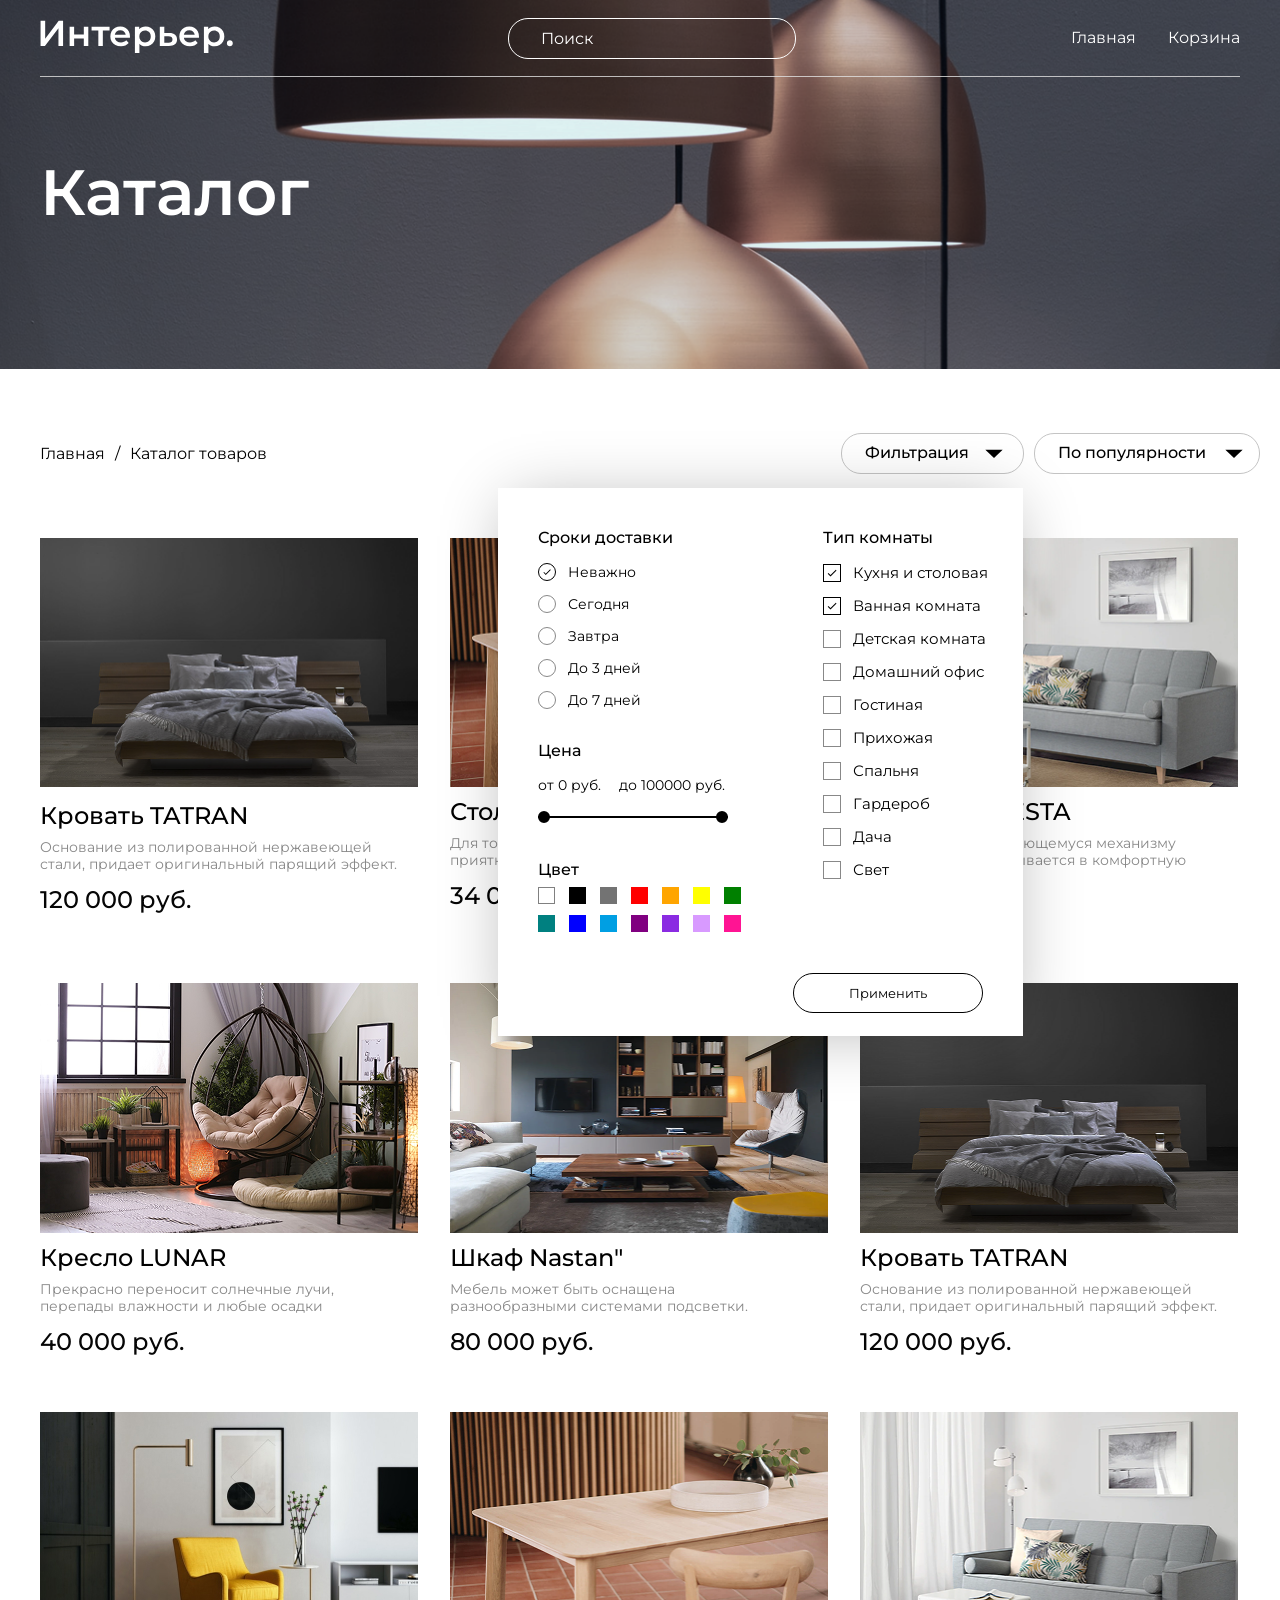
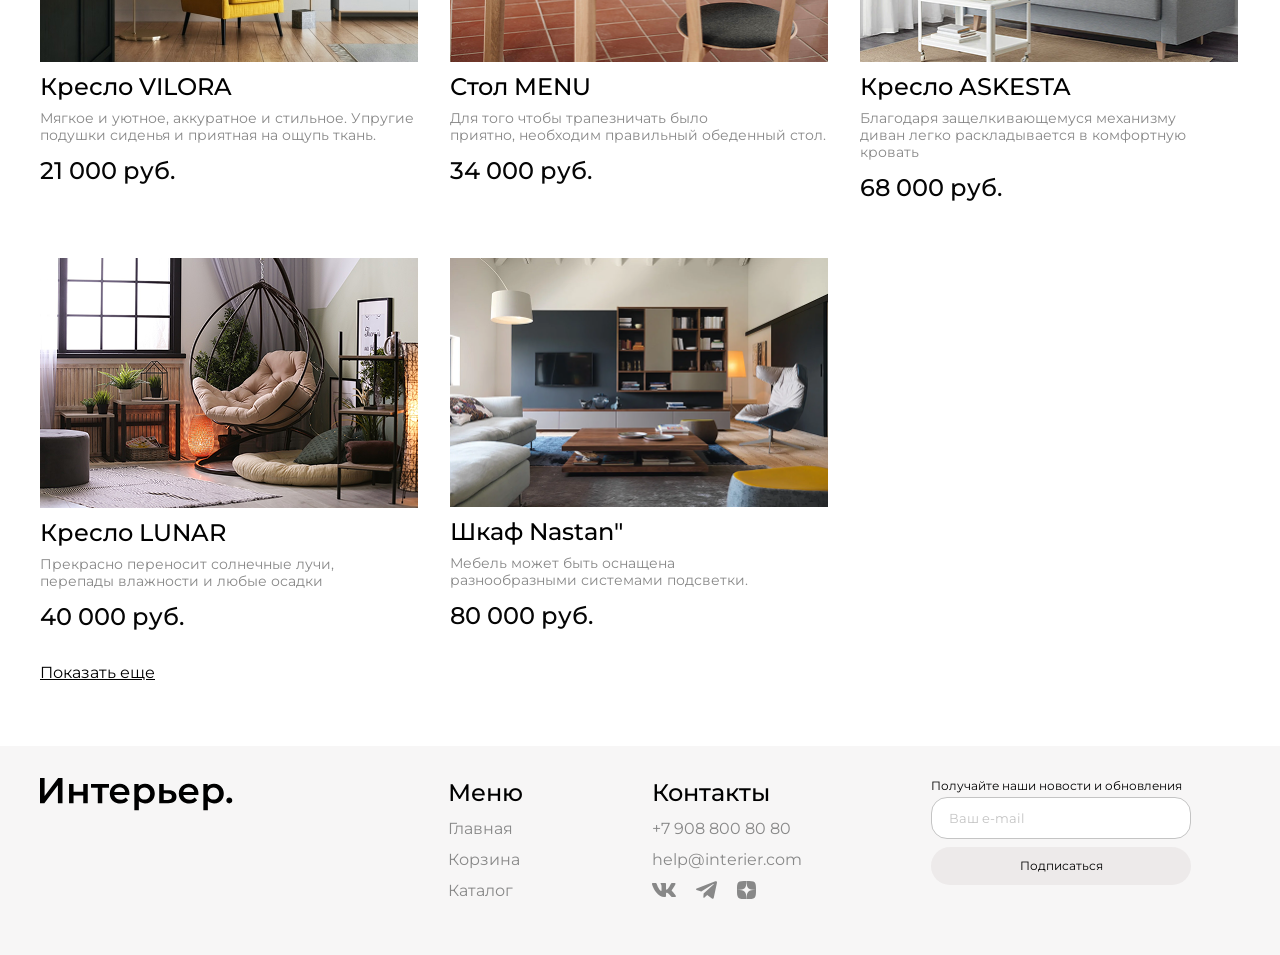
<file: catalog.html>
<!DOCTYPE html>
<html lang="en">
    <head>
        <meta charset="UTF-8">
        <meta name="viewport" content="width=device-width, initial-scale=1.0">
        <link rel="preconnect" href="https://fonts.googleapis.com">
        <link href="https://fonts.googleapis.com/css2?family=Montserrat:ital,wght@0,100..900;1,100..900&display=swap" rel="stylesheet">
        <link rel="preconnect" href="https://fonts.gstatic.com" crossorigin>
        <title>Document</title>
        <link rel="stylesheet" href="stile.css">
    </head>

    <body>
        <section class="hero-page-catalog centr">
            <header class="header-site">
                    <a class="logo" href="index.html">
                        <img class="logo__top" src="img/logo.svg" alt="лого">
                    </a>
                    <input class="header-site__input" type="search" placeholder="Поиск">
                    <nav class="nav">
                        <a href="index.html" class="nav__link">Главная</a>
                        <a href="cart.html" class="nav__link">Корзина</a>
                    </nav>
                    <div class="nav-mobile">
                        <a href="#">
                            <svg width="19" height="19" viewBox="0 0 19 19" fill="none" xmlns="http://www.w3.org/2000/svg">
                            <g clip-path="url(#clip0_53373_428)">
                            <path d="M9.29907 1.11316C10.9342 1.06267 12.5273 1.63644 13.7542 2.71863C14.9811 3.80099 15.7498 5.31046 15.9036 6.93933C16.0545 8.53827 15.5992 10.133 14.634 11.4139L17.968 14.7469C18.0508 14.8297 18.1166 14.9279 18.1614 15.036C18.2062 15.1442 18.2297 15.2607 18.2297 15.3778C18.2297 15.4949 18.2062 15.6114 18.1614 15.7196C18.1165 15.8277 18.0508 15.9259 17.968 16.0087C17.8853 16.0914 17.7871 16.1572 17.679 16.202C17.5707 16.2469 17.4543 16.2694 17.3372 16.2694C17.22 16.2694 17.1036 16.2469 16.9954 16.202C16.8873 16.1572 16.789 16.0914 16.7063 16.0087L13.3733 12.6747C12.0925 13.6424 10.4962 14.0991 8.89575 13.9491C7.26568 13.7962 5.75519 13.0275 4.67212 11.7997C3.58905 10.5718 3.01496 8.97713 3.06665 7.3407C3.11846 5.7041 3.79274 4.14806 4.95142 2.99109C6.10904 1.83516 7.66391 1.16376 9.29907 1.11316ZM9.50903 2.91882C8.28235 2.92382 7.10691 3.41275 6.2395 4.28015C5.37213 5.14755 4.88317 6.32302 4.87817 7.54968C4.87324 8.77628 5.35288 9.95557 6.21313 10.83C6.64353 11.2674 7.15644 11.6151 7.72192 11.8534C8.28759 12.0918 8.89521 12.2161 9.50903 12.2186C10.1227 12.2211 10.7307 12.1017 11.2981 11.868C11.8657 11.6343 12.3816 11.2903 12.8157 10.8563C13.2497 10.4223 13.5936 9.90633 13.8274 9.33875C14.061 8.77131 14.1804 8.16333 14.178 7.54968C14.1755 6.93585 14.0511 6.32824 13.8127 5.76257C13.5744 5.19707 13.2267 4.68419 12.7893 4.25378C11.9149 3.3935 10.7357 2.91387 9.50903 2.91882Z" fill="white" stroke="white" stroke-width="0.2"/>
                            </g>
                            <defs>
                            <clipPath id="clip0_53373_428">
                            <rect width="19" height="19" fill="white"/></clipPath></defs>
                        </svg></a>
                        <a href="catalog.html">
                            <svg width="20" height="20" viewBox="0 0 20 20" fill="none" xmlns="http://www.w3.org/2000/svg">
                            <rect width="4.57143" height="4.57143" fill="white"/>
                            <rect y="7.31427" width="4.57143" height="4.57143" fill="white"/>
                            <rect y="14.6285" width="4.57143" height="4.57143" fill="white"/>
                            <rect x="7.31348" y="7.31427" width="4.57143" height="4.57143" fill="white"/>
                            <rect x="7.31348" y="14.6285" width="4.57143" height="4.57143" fill="white"/>
                            <rect x="7.31348" width="4.57143" height="4.57143" fill="white"/>
                            <rect x="14.6279" y="7.31427" width="4.57143" height="4.57143" fill="white"/>
                            <rect x="14.6279" y="14.6285" width="4.57143" height="4.57143" fill="white"/>
                            <rect x="14.6279" width="4.57143" height="4.57143" fill="white"/>
                        </svg></a>
                        <a href="cart.html">
                            <svg width="25" height="25" viewBox="0 0 25 25" fill="none" xmlns="http://www.w3.org/2000/svg">
                            <path d="M14.5834 20.8333C15.1359 20.8333 15.6658 20.6138 16.0566 20.2231C16.4473 19.8324 16.6667 19.3025 16.6667 18.75C16.6667 18.1975 16.4473 17.6676 16.0566 17.2768C15.6658 16.8861 15.1359 16.6667 14.5834 16.6667C14.0309 16.6667 13.501 16.8861 13.1103 17.2768C12.7196 17.6676 12.5001 18.1975 12.5001 18.75C12.5001 19.3025 12.7196 19.8324 13.1103 20.2231C13.501 20.6138 14.0309 20.8333 14.5834 20.8333ZM7.29174 20.8333C7.84428 20.8333 8.37418 20.6138 8.76488 20.2231C9.15558 19.8324 9.37508 19.3025 9.37508 18.75C9.37508 18.1975 9.15558 17.6676 8.76488 17.2768C8.37418 16.8861 7.84428 16.6667 7.29174 16.6667C6.73921 16.6667 6.20931 16.8861 5.81861 17.2768C5.4279 17.6676 5.20841 18.1975 5.20841 18.75C5.20841 19.3025 5.4279 19.8324 5.81861 20.2231C6.20931 20.6138 6.73921 20.8333 7.29174 20.8333ZM20.873 6.16978C21.133 6.16139 21.3796 6.0522 21.5606 5.86528C21.7416 5.67837 21.8428 5.42839 21.8428 5.16822C21.8428 4.90804 21.7416 4.65807 21.5606 4.47115C21.3796 4.28424 21.133 4.17504 20.873 4.16666H19.674C18.7345 4.16666 17.922 4.81874 17.7178 5.73541L16.4126 11.6125C16.2084 12.5292 15.3959 13.1812 14.4563 13.1812H6.63133L5.12924 7.17082H14.8636C15.1212 7.15907 15.3644 7.04847 15.5425 6.86202C15.7206 6.67558 15.82 6.42764 15.82 6.16978C15.82 5.91192 15.7206 5.66398 15.5425 5.47754C15.3644 5.2911 15.1212 5.18049 14.8636 5.16874H5.12924C4.82473 5.16865 4.5242 5.23799 4.25051 5.37148C3.97682 5.50498 3.73716 5.69912 3.54976 5.93914C3.36236 6.17916 3.23215 6.45875 3.16903 6.75665C3.10591 7.05455 3.11154 7.36292 3.1855 7.65832L4.68758 13.6667C4.79586 14.1002 5.046 14.4851 5.39821 14.7601C5.75042 15.0351 6.18447 15.1844 6.63133 15.1844H14.4563C15.368 15.1845 16.2524 14.8737 16.9636 14.3032C17.6748 13.7328 18.1701 12.9368 18.3678 12.0469L19.674 6.16978H20.873Z" fill="white"/>
                        </svg></a>
                    </div>
            </header>
            <div class="article-site-catalog">
                <h1 class="article-site-title">Каталог</h1>
            </div>
        </section>

        <section class="breadcrumbs-catalog">
        <div class="breadcrumbs-catalog__left-box">
            <a class="breadcrumbs-catalog__link" href="index.html">Главная</a>
            /
            <a class="breadcrumbs-catalog__link" href="catalog.html">Каталог товаров</a>
        </div>
        <div class="container centr">
            <div class="filter-buttion-wrapper">
                <input type="checkbox" id="filter-toggle" class="filter-button-input" style="display: none;">
                <label for="filter-toggle" class="filter-button-label">Фильтрация</label> 
                <div class="sort-wrapper">
                    <select class="sort-select">
                        <option value="popular" selected>По популярности</option>
                        <option value="price-asc">По возрастанию цены</option>
                        <option value="price-desc">По убыванию цены</option>
                        <option value="new">Сначала новинки</option>
                        <option value="rating">По рейтингу</option>
                    </select>
                </div>
                
                <form class="filtering-form" action="#" method="get">
                    <div class="filtering-form__content-wrapper">
                        <fieldset class="filtering-form__fieldset">
                            <legend class="filtering-form__legend">Сроки доставки</legend>
                            <div class="radio">
                                <input class="radio__input" type="radio" id="any" name="delivery-time" value="any" checked />
                                <label class="radio__label" for="any">Неважно</label>
                            </div>
                            <div class="radio">
                                <input class="radio__input" type="radio" id="today" name="delivery-time" value="today" />
                                <label class="radio__label" for="today">Сегодня</label>
                            </div>
                            <div class="radio">
                                <input class="radio__input" type="radio" id="tomorrow" name="delivery-time" value="tomorrow" />
                                <label class="radio__label" for="tomorrow">Завтра</label>
                            </div>
                            <div class="radio">
                                <input class="radio__input" type="radio" id="three-days" name="delivery-time" value="three-days" />
                                <label class="radio__label" for="three-days">До 3 дней</label>
                            </div>
                            <div class="radio">
                                <input class="radio__input" type="radio" id="seven-days" name="delivery-time" value="seven-days" />
                                <label class="radio__label" for="seven-days">До 7 дней</label>
                            </div>
                        </fieldset>

                        <fieldset class="filtering-form__fieldset">
                            <legend class="filtering-form__legend">Цена</legend>
                            <div class="range">
                                <div class="range__label">
                                    <span class="range__label-from">от 0 руб.</span>
                                    <span class="range__label-to">до 100000 руб.</span>
                                </div>
                                <div class="range__slider">
                                    <input class="range__input range__input--min" name="range_1" type="range" min="0" max="100000" value="0" />
                                    <input class="range__input range__input--max" name="range_1" type="range" min="0" max="100000" value="100000" />
                                </div>
                            </div>
                        </fieldset>

                        <fieldset class="filtering-form__fieldset">
                            <legend class="filtering-form__legend">Цвет</legend>
                            <div class="color-options">
                                <div class="checkbox color-options__checkbox">
                                    <input class="checkbox__input" type="checkbox" id="color-white" />
                                    <label class="checkbox__label checkbox__label--white checkbox__label-boxses" for="color-white"></label>
                                </div>
                                <div class="checkbox color-options__checkbox">
                                    <input class="checkbox__input" type="checkbox" id="color-black" />
                                    <label class="checkbox__label checkbox__label--black checkbox__label-boxses" for="color-black"></label>
                                </div>
                                <div class="checkbox color-options__checkbox">
                                    <input class="checkbox__input" type="checkbox" id="color-gray" />
                                    <label class="checkbox__label checkbox__label--gray checkbox__label-boxses" for="color-gray"></label>
                                </div>
                                <div class="checkbox color-options__checkbox">
                                    <input class="checkbox__input" type="checkbox" id="color-red" />
                                    <label class="checkbox__label checkbox__label--red checkbox__label-boxses" for="color-red"></label>
                                </div>
                                <div class="checkbox color-options__checkbox">
                                    <input class="checkbox__input" type="checkbox" id="color-orange" />
                                    <label class="checkbox__label checkbox__label--orange checkbox__label-boxses" for="color-orange"></label>
                                </div>
                                <div class="checkbox color-options__checkbox">
                                    <input class="checkbox__input" type="checkbox" id="color-yellow" />
                                    <label class="checkbox__label checkbox__label--yellow checkbox__label-boxses" for="color-yellow"></label>
                                </div>
                                <div class="checkbox color-options__checkbox">
                                    <input class="checkbox__input" type="checkbox" id="color-green" />
                                    <label class="checkbox__label checkbox__label--green checkbox__label-boxses" for="color-green"></label>
                                </div>
                                <div class="checkbox color-options__checkbox">
                                    <input class="checkbox__input" type="checkbox" id="color-teal" />
                                    <label class="checkbox__label checkbox__label--teal checkbox__label-boxses" for="color-teal"></label>
                                </div>
                                <div class="checkbox color-options__checkbox">
                                    <input class="checkbox__input" type="checkbox" id="color-cyan" />
                                    <label class="checkbox__label checkbox__label--cyan checkbox__label-boxses" for="color-cyan"></label>
                                </div>
                                <div class="checkbox color-options__checkbox">
                                    <input class="checkbox__input" type="checkbox" id="color-blue" />
                                    <label class="checkbox__label checkbox__label--blue checkbox__label-boxses" for="color-blue"></label>
                                </div>
                                <div class="checkbox color-options__checkbox">
                                    <input class="checkbox__input" type="checkbox" id="color-purple" />
                                    <label class="checkbox__label checkbox__label--purple checkbox__label-boxses" for="color-purple"></label>
                                </div>
                                <div class="checkbox color-options__checkbox">
                                    <input class="checkbox__input" type="checkbox" id="color-violet" />
                                    <label class="checkbox__label checkbox__label--violet checkbox__label-boxses" for="color-violet"></label>
                                </div>
                                <div class="checkbox color-options__checkbox">
                                    <input class="checkbox__input" type="checkbox" id="color-lavender" />
                                    <label class="checkbox__label checkbox__label--lavender checkbox__label-boxses" for="color-lavender"></label>
                                </div>
                                <div class="checkbox color-options__checkbox">
                                    <input class="checkbox__input" type="checkbox" id="color-pink" />
                                    <label class="checkbox__label checkbox__label--pink checkbox__label-boxses" for="color-pink"></label>
                                </div>
                            </div>
                        </fieldset>

                        <fieldset class="filtering-form__fieldset filtering-form__fieldset--type">
                            <legend class="filtering-form__legend">Тип комнаты</legend>
                            <div class="checkbox">
                                <input class="checkbox__input" type="checkbox" id="kitchen-dining" name="room-type" value="kitchen-dining" checked />
                                <label class="checkbox__label" for="kitchen-dining">Кухня и столовая</label>
                            </div>
                            <div class="checkbox">
                                <input class="checkbox__input" type="checkbox" id="bathroom" name="room-type" value="bathroom" checked />
                                <label class="checkbox__label" for="bathroom">Ванная комната</label>
                            </div>
                            <div class="checkbox">
                                <input class="checkbox__input" type="checkbox" id="kids-room" name="room-type" value="kids-room" />
                                <label class="checkbox__label" for="kids-room">Детская комната</label>
                            </div>
                            <div class="checkbox">
                                <input class="checkbox__input" type="checkbox" id="home-office" name="room-type" value="home-office" />
                                <label class="checkbox__label" for="home-office">Домашний офис</label>
                            </div>
                            <div class="checkbox">
                                <input class="checkbox__input" type="checkbox" id="living-room" name="room-type" value="living-room" />
                                <label class="checkbox__label" for="living-room">Гостиная</label>
                            </div>
                            <div class="checkbox">
                                <input class="checkbox__input" type="checkbox" id="hallway" name="room-type" value="hallway" />
                                <label class="checkbox__label" for="hallway">Прихожая</label>
                            </div>
                            <div class="checkbox">
                                <input class="checkbox__input" type="checkbox" id="bedroom" name="room-type" value="bedroom" />
                                <label class="checkbox__label" for="bedroom">Спальня</label>
                            </div>
                            <div class="checkbox">
                                <input class="checkbox__input" type="checkbox" id="wardrobe" name="room-type" value="wardrobe" />
                                <label class="checkbox__label" for="wardrobe">Гардероб</label>
                            </div>
                            <div class="checkbox">
                                <input class="checkbox__input" type="checkbox" id="country-house" name="room-type" value="country-house" />
                                <label class="checkbox__label" for="country-house">Дача</label>
                            </div>
                            <div class="checkbox">
                                <input class="checkbox__input" type="checkbox" id="light" name="room-type" value="light" />
                                <label class="checkbox__label" for="light">Свет</label>
                            </div>
                        </fieldset>
                    </div>
                    <button type="submit" class="filtering-form__button button">Применить</button>
                </form>
            </div>
        </div>
    </section>

        
        <section class="product-box centr">
            <div class="product-box__content">
                <article class="product-box__article">
            <div class="product-box__image-wrapper">
                <img class="product-box__img" src="./img/krovat_TATRAN.png" alt="Кровать TATRAN">
                <div class="product-box__icons">
                    <a href="#" class="product-box__icon-link">
                        <svg width="18" height="21" viewBox="0 0 18.1652 21.083" fill="none" xmlns="http://www.w3.org/2000/svg">
                            <path d="M4.08 7L4.08 5C4.08 3.67 4.15 1.93 5.08 1C6.01 0.06 7.76 0 9.08 0C10.39 0 12.15 0.06 13.08 1C14.01 1.93 14.08 3.67 14.08 5L14.08 7L17.08 7C17.34 7 17.89 6.81 18.08 7C18.26 7.18 18.08 7.73 18.08 8L18.08 20C18.08 20.26 18.26 20.81 18.08 21C17.89 21.18 17.34 21 17.08 21L1.08 21C0.81 21 0.26 21.18 0.08 21C-0.11 20.81 0.08 20.26 0.08 20L0.08 8C0.08 7.73 -0.11 7.18 0.08 7C0.26 6.81 0.81 7 1.08 7L4.08 7ZM4.08 9L2.08 9L2.08 19L16.08 19L16.08 9L14.08 9L14.08 11L12.08 11L12.08 9L6.08 9L6.08 11L4.08 11L4.08 9ZM6.08 7L12.08 7L12.08 5C12.08 4.2 11.64 3.56 11.08 3C10.52 2.43 9.87 2 9.08 2C8.29 2 7.64 2.43 7.08 3C6.52 3.56 6.08 4.2 6.08 5L6.08 7Z" fill="#C4C4C4" stroke="none"/>
                        </svg>
                    </a>
                    <a href="#" class="product-box__icon-link">
                        <svg width="20" height="18" viewBox="0 0 20 18.0091" fill="none" xmlns="http://www.w3.org/2000/svg">
                            <path d="M10 18C9.35 17.42 8.62 16.83 7.85 16.2L7.84 16.2C5.13 13.98 2.05 11.46 0.69 8.45C0.24 7.5 0.01 6.45 1.52e-5 5.4C-0.01 3.95 0.57 2.56 1.61 1.54C2.64 0.52 4.04 -0.03 5.5 0C6.68 0 7.83 0.34 8.82 0.98C9.26 1.26 9.65 1.6 10 2C10.34 1.61 10.73 1.26 11.17 0.98C12.16 0.34 13.31 0 14.5 0C15.95 -0.03 17.35 0.52 18.38 1.54C19.42 2.56 20 3.95 20 5.4C19.98 6.45 19.75 7.5 19.3 8.46C17.94 11.47 14.87 13.98 12.15 16.2L12.14 16.2C11.37 16.83 10.64 17.43 10 18Z" fill="none" stroke="#C4C4C4" stroke-width="1.5"/>
                        </svg>
                    </a>
                </div>
            </div>
            <h2 class="product-box__name">Кровать TATRAN</h2>
            <p class="product-box__paragraf">Основание из полированной нержавеющей стали, придает оригинальный парящий эффект.</p>
            <div class="product-box__priceses">
                <p class="product-box__price">120 000 руб.</p>
            </div>
        </article>
                <article class="product-box__article">
                    <img class="product-box__img" src="./img/stol_menu.png" alt="Стол MENU">
                    <div class="product-box__icons">
                        <a href="#" class="product-box__icon-link">
                            <svg width="18" height="21" viewBox="0 0 18.1652 21.083" fill="none" xmlns="http://www.w3.org/2000/svg">
                                <path d="M4.08 7L4.08 5C4.08 3.67 4.15 1.93 5.08 1C6.01 0.06 7.76 0 9.08 0C10.39 0 12.15 0.06 13.08 1C14.01 1.93 14.08 3.67 14.08 5L14.08 7L17.08 7C17.34 7 17.89 6.81 18.08 7C18.26 7.18 18.08 7.73 18.08 8L18.08 20C18.08 20.26 18.26 20.81 18.08 21C17.89 21.18 17.34 21 17.08 21L1.08 21C0.81 21 0.26 21.18 0.08 21C-0.11 20.81 0.08 20.26 0.08 20L0.08 8C0.08 7.73 -0.11 7.18 0.08 7C0.26 6.81 0.81 7 1.08 7L4.08 7ZM4.08 9L2.08 9L2.08 19L16.08 19L16.08 9L14.08 9L14.08 11L12.08 11L12.08 9L6.08 9L6.08 11L4.08 11L4.08 9ZM6.08 7L12.08 7L12.08 5C12.08 4.2 11.64 3.56 11.08 3C10.52 2.43 9.87 2 9.08 2C8.29 2 7.64 2.43 7.08 3C6.52 3.56 6.08 4.2 6.08 5L6.08 7Z" fill="#C4C4C4" stroke="none"/>
                            </svg>
                        </a>
                        <a href="#" class="product-box__icon-link">
                            <svg width="20" height="18" viewBox="0 0 20 18.0091" fill="none" xmlns="http://www.w3.org/2000/svg">
                                <path d="M10 18C9.35 17.42 8.62 16.83 7.85 16.2L7.84 16.2C5.13 13.98 2.05 11.46 0.69 8.45C0.24 7.5 0.01 6.45 1.52e-5 5.4C-0.01 3.95 0.57 2.56 1.61 1.54C2.64 0.52 4.04 -0.03 5.5 0C6.68 0 7.83 0.34 8.82 0.98C9.26 1.26 9.65 1.6 10 2C10.34 1.61 10.73 1.26 11.17 0.98C12.16 0.34 13.31 0 14.5 0C15.95 -0.03 17.35 0.52 18.38 1.54C19.42 2.56 20 3.95 20 5.4C19.98 6.45 19.75 7.5 19.3 8.46C17.94 11.47 14.87 13.98 12.15 16.2L12.14 16.2C11.37 16.83 10.64 17.43 10 18Z" fill="none" stroke="#C4C4C4" stroke-width="1.5"/>
                            </svg>
                        </a>
                    </div>
                    <h3 class="product-box__name">Стол MENU</h3>
                    <p class="product-box__paragraf">Для того чтобы трапезничать было приятно,&nbsp;необходим правильный обеденный стол.</p>
                    <div class="product-box__priceses">
                        <p class="product-box__price">34 000 руб.</p>
                    </div>
                </article>
                <article class="product-box__article">
                    <img class="product-box__img" src="./img/divan_askesta.png" alt="Диван ASKESTA">
                    <div class="product-box__icons">
                        <a href="#" class="product-box__icon-link">
                            <svg width="18" height="21" viewBox="0 0 18.1652 21.083" fill="none" xmlns="http://www.w3.org/2000/svg">
                                <path d="M4.08 7L4.08 5C4.08 3.67 4.15 1.93 5.08 1C6.01 0.06 7.76 0 9.08 0C10.39 0 12.15 0.06 13.08 1C14.01 1.93 14.08 3.67 14.08 5L14.08 7L17.08 7C17.34 7 17.89 6.81 18.08 7C18.26 7.18 18.08 7.73 18.08 8L18.08 20C18.08 20.26 18.26 20.81 18.08 21C17.89 21.18 17.34 21 17.08 21L1.08 21C0.81 21 0.26 21.18 0.08 21C-0.11 20.81 0.08 20.26 0.08 20L0.08 8C0.08 7.73 -0.11 7.18 0.08 7C0.26 6.81 0.81 7 1.08 7L4.08 7ZM4.08 9L2.08 9L2.08 19L16.08 19L16.08 9L14.08 9L14.08 11L12.08 11L12.08 9L6.08 9L6.08 11L4.08 11L4.08 9ZM6.08 7L12.08 7L12.08 5C12.08 4.2 11.64 3.56 11.08 3C10.52 2.43 9.87 2 9.08 2C8.29 2 7.64 2.43 7.08 3C6.52 3.56 6.08 4.2 6.08 5L6.08 7Z" fill="#C4C4C4" stroke="none"/>
                            </svg>
                        </a>
                        <a href="#" class="product-box__icon-link">
                            <svg width="20" height="18" viewBox="0 0 20 18.0091" fill="none" xmlns="http://www.w3.org/2000/svg">
                                <path d="M10 18C9.35 17.42 8.62 16.83 7.85 16.2L7.84 16.2C5.13 13.98 2.05 11.46 0.69 8.45C0.24 7.5 0.01 6.45 1.52e-5 5.4C-0.01 3.95 0.57 2.56 1.61 1.54C2.64 0.52 4.04 -0.03 5.5 0C6.68 0 7.83 0.34 8.82 0.98C9.26 1.26 9.65 1.6 10 2C10.34 1.61 10.73 1.26 11.17 0.98C12.16 0.34 13.31 0 14.5 0C15.95 -0.03 17.35 0.52 18.38 1.54C19.42 2.56 20 3.95 20 5.4C19.98 6.45 19.75 7.5 19.3 8.46C17.94 11.47 14.87 13.98 12.15 16.2L12.14 16.2C11.37 16.83 10.64 17.43 10 18Z" fill="none" stroke="#C4C4C4" stroke-width="1.5"/>
                            </svg>
                        </a>
                    </div>
                    <h2 class="product-box__name">Кресло ASKESTA</h2>
                    <p class="product-box__paragraf">Благодаря защелкивающемуся механизму диван&nbsp;легко раскладывается в комфортную кровать</p>
                    <div class="product-box__priceses">
                        <p class="product-box__price">68 000 руб.</p>
                    </div>
                </article>
                <article class="product-box__article">
                    <img class="product-box__img" src="./img/kreslo_lunar.png" alt="Кресло LUNAR">
                    <div class="product-box__icons">
                        <a href="#" class="product-box__icon-link">
                            <svg width="18" height="21" viewBox="0 0 18.1652 21.083" fill="none" xmlns="http://www.w3.org/2000/svg">
                                <path d="M4.08 7L4.08 5C4.08 3.67 4.15 1.93 5.08 1C6.01 0.06 7.76 0 9.08 0C10.39 0 12.15 0.06 13.08 1C14.01 1.93 14.08 3.67 14.08 5L14.08 7L17.08 7C17.34 7 17.89 6.81 18.08 7C18.26 7.18 18.08 7.73 18.08 8L18.08 20C18.08 20.26 18.26 20.81 18.08 21C17.89 21.18 17.34 21 17.08 21L1.08 21C0.81 21 0.26 21.18 0.08 21C-0.11 20.81 0.08 20.26 0.08 20L0.08 8C0.08 7.73 -0.11 7.18 0.08 7C0.26 6.81 0.81 7 1.08 7L4.08 7ZM4.08 9L2.08 9L2.08 19L16.08 19L16.08 9L14.08 9L14.08 11L12.08 11L12.08 9L6.08 9L6.08 11L4.08 11L4.08 9ZM6.08 7L12.08 7L12.08 5C12.08 4.2 11.64 3.56 11.08 3C10.52 2.43 9.87 2 9.08 2C8.29 2 7.64 2.43 7.08 3C6.52 3.56 6.08 4.2 6.08 5L6.08 7Z" fill="#C4C4C4" stroke="none"/>
                            </svg>
                        </a>
                        <a href="#" class="product-box__icon-link">
                            <svg width="20" height="18" viewBox="0 0 20 18.0091" fill="none" xmlns="http://www.w3.org/2000/svg">
                                <path d="M10 18C9.35 17.42 8.62 16.83 7.85 16.2L7.84 16.2C5.13 13.98 2.05 11.46 0.69 8.45C0.24 7.5 0.01 6.45 1.52e-5 5.4C-0.01 3.95 0.57 2.56 1.61 1.54C2.64 0.52 4.04 -0.03 5.5 0C6.68 0 7.83 0.34 8.82 0.98C9.26 1.26 9.65 1.6 10 2C10.34 1.61 10.73 1.26 11.17 0.98C12.16 0.34 13.31 0 14.5 0C15.95 -0.03 17.35 0.52 18.38 1.54C19.42 2.56 20 3.95 20 5.4C19.98 6.45 19.75 7.5 19.3 8.46C17.94 11.47 14.87 13.98 12.15 16.2L12.14 16.2C11.37 16.83 10.64 17.43 10 18Z" fill="none" stroke="#C4C4C4" stroke-width="1.5"/>
                            </svg>
                        </a>
                    </div>
                    <h2 class="product-box__name">Кресло LUNAR</h2>
                    <p class="product-box__paragraf">Прекрасно переносит солнечные лучи, перепады&nbsp;влажности и любые осадки</p>
                    <div class="product-box__priceses">
                        <p class="product-box__price">40 000 руб.</p>
                    </div>
                </article>
                <article class="product-box__article">
                    <img class="product-box__img" src="./img/shkaf_nastan.png" alt="Шкаф Nastan">
                    <div class="product-box__icons">
                        <a href="#" class="product-box__icon-link">
                            <svg width="18" height="21" viewBox="0 0 18.1652 21.083" fill="none" xmlns="http://www.w3.org/2000/svg">
                                <path d="M4.08 7L4.08 5C4.08 3.67 4.15 1.93 5.08 1C6.01 0.06 7.76 0 9.08 0C10.39 0 12.15 0.06 13.08 1C14.01 1.93 14.08 3.67 14.08 5L14.08 7L17.08 7C17.34 7 17.89 6.81 18.08 7C18.26 7.18 18.08 7.73 18.08 8L18.08 20C18.08 20.26 18.26 20.81 18.08 21C17.89 21.18 17.34 21 17.08 21L1.08 21C0.81 21 0.26 21.18 0.08 21C-0.11 20.81 0.08 20.26 0.08 20L0.08 8C0.08 7.73 -0.11 7.18 0.08 7C0.26 6.81 0.81 7 1.08 7L4.08 7ZM4.08 9L2.08 9L2.08 19L16.08 19L16.08 9L14.08 9L14.08 11L12.08 11L12.08 9L6.08 9L6.08 11L4.08 11L4.08 9ZM6.08 7L12.08 7L12.08 5C12.08 4.2 11.64 3.56 11.08 3C10.52 2.43 9.87 2 9.08 2C8.29 2 7.64 2.43 7.08 3C6.52 3.56 6.08 4.2 6.08 5L6.08 7Z" fill="#C4C4C4" stroke="none"/>
                            </svg>
                        </a>
                        <a href="#" class="product-box__icon-link">
                            <svg width="20" height="18" viewBox="0 0 20 18.0091" fill="none" xmlns="http://www.w3.org/2000/svg">
                                <path d="M10 18C9.35 17.42 8.62 16.83 7.85 16.2L7.84 16.2C5.13 13.98 2.05 11.46 0.69 8.45C0.24 7.5 0.01 6.45 1.52e-5 5.4C-0.01 3.95 0.57 2.56 1.61 1.54C2.64 0.52 4.04 -0.03 5.5 0C6.68 0 7.83 0.34 8.82 0.98C9.26 1.26 9.65 1.6 10 2C10.34 1.61 10.73 1.26 11.17 0.98C12.16 0.34 13.31 0 14.5 0C15.95 -0.03 17.35 0.52 18.38 1.54C19.42 2.56 20 3.95 20 5.4C19.98 6.45 19.75 7.5 19.3 8.46C17.94 11.47 14.87 13.98 12.15 16.2L12.14 16.2C11.37 16.83 10.64 17.43 10 18Z" fill="none" stroke="#C4C4C4" stroke-width="1.5"/>
                            </svg>
                        </a>
                    </div>
                    <h2 class="product-box__name">Шкаф Nastan"</h2>
                    <p class="product-box__paragraf">Мебель может быть оснащена разнообразными&nbsp;системами подсветки.</p>
                    <div class="product-box__priceseses">
                        <p class="product-box__price">80 000 руб.</p>
                    </div>
                </article>
                <article class="product-box__article">
                    <img class="product-box__img" src="./img/krovat_TATRAN.png" alt="Кровать TATRAN">
                    <div class="product-box__icons">
                        <a href="#" class="product-box__icon-link">
                            <svg width="18" height="21" viewBox="0 0 18.1652 21.083" fill="none" xmlns="http://www.w3.org/2000/svg">
                                <path d="M4.08 7L4.08 5C4.08 3.67 4.15 1.93 5.08 1C6.01 0.06 7.76 0 9.08 0C10.39 0 12.15 0.06 13.08 1C14.01 1.93 14.08 3.67 14.08 5L14.08 7L17.08 7C17.34 7 17.89 6.81 18.08 7C18.26 7.18 18.08 7.73 18.08 8L18.08 20C18.08 20.26 18.26 20.81 18.08 21C17.89 21.18 17.34 21 17.08 21L1.08 21C0.81 21 0.26 21.18 0.08 21C-0.11 20.81 0.08 20.26 0.08 20L0.08 8C0.08 7.73 -0.11 7.18 0.08 7C0.26 6.81 0.81 7 1.08 7L4.08 7ZM4.08 9L2.08 9L2.08 19L16.08 19L16.08 9L14.08 9L14.08 11L12.08 11L12.08 9L6.08 9L6.08 11L4.08 11L4.08 9ZM6.08 7L12.08 7L12.08 5C12.08 4.2 11.64 3.56 11.08 3C10.52 2.43 9.87 2 9.08 2C8.29 2 7.64 2.43 7.08 3C6.52 3.56 6.08 4.2 6.08 5L6.08 7Z" fill="#C4C4C4" stroke="none"/>
                            </svg>
                        </a>
                        <a href="#" class="product-box__icon-link">
                            <svg width="20" height="18" viewBox="0 0 20 18.0091" fill="none" xmlns="http://www.w3.org/2000/svg">
                                <path d="M10 18C9.35 17.42 8.62 16.83 7.85 16.2L7.84 16.2C5.13 13.98 2.05 11.46 0.69 8.45C0.24 7.5 0.01 6.45 1.52e-5 5.4C-0.01 3.95 0.57 2.56 1.61 1.54C2.64 0.52 4.04 -0.03 5.5 0C6.68 0 7.83 0.34 8.82 0.98C9.26 1.26 9.65 1.6 10 2C10.34 1.61 10.73 1.26 11.17 0.98C12.16 0.34 13.31 0 14.5 0C15.95 -0.03 17.35 0.52 18.38 1.54C19.42 2.56 20 3.95 20 5.4C19.98 6.45 19.75 7.5 19.3 8.46C17.94 11.47 14.87 13.98 12.15 16.2L12.14 16.2C11.37 16.83 10.64 17.43 10 18Z" fill="none" stroke="#C4C4C4" stroke-width="1.5"/>
                            </svg>
                        </a>
                    </div>
                    <h2 class="product-box__name">Кровать TATRAN</h2>
                    <p class="product-box__paragraf">Основание из полированной нержавеющей стали,&nbsp;придает оригинальный парящий эффект.</p>
                    <div class="product-box__priceses">
                        <p class="product-box__price">120 000 руб.</p>
                    </div>
                </article>
                <article class="product-box__article">
                    <img class="product-box__img" src="./img/kreslo_VILORA.jpg" alt="Кресло VILORA">
                    <div class="product-box__icons">
                        <a href="#" class="product-box__icon-link">
                            <svg width="18" height="21" viewBox="0 0 18.1652 21.083" fill="none" xmlns="http://www.w3.org/2000/svg">
                                <path d="M4.08 7L4.08 5C4.08 3.67 4.15 1.93 5.08 1C6.01 0.06 7.76 0 9.08 0C10.39 0 12.15 0.06 13.08 1C14.01 1.93 14.08 3.67 14.08 5L14.08 7L17.08 7C17.34 7 17.89 6.81 18.08 7C18.26 7.18 18.08 7.73 18.08 8L18.08 20C18.08 20.26 18.26 20.81 18.08 21C17.89 21.18 17.34 21 17.08 21L1.08 21C0.81 21 0.26 21.18 0.08 21C-0.11 20.81 0.08 20.26 0.08 20L0.08 8C0.08 7.73 -0.11 7.18 0.08 7C0.26 6.81 0.81 7 1.08 7L4.08 7ZM4.08 9L2.08 9L2.08 19L16.08 19L16.08 9L14.08 9L14.08 11L12.08 11L12.08 9L6.08 9L6.08 11L4.08 11L4.08 9ZM6.08 7L12.08 7L12.08 5C12.08 4.2 11.64 3.56 11.08 3C10.52 2.43 9.87 2 9.08 2C8.29 2 7.64 2.43 7.08 3C6.52 3.56 6.08 4.2 6.08 5L6.08 7Z" fill="#C4C4C4" stroke="none"/>
                            </svg>
                        </a>
                        <a href="#" class="product-box__icon-link">
                            <svg width="20" height="18" viewBox="0 0 20 18.0091" fill="none" xmlns="http://www.w3.org/2000/svg">
                                <path d="M10 18C9.35 17.42 8.62 16.83 7.85 16.2L7.84 16.2C5.13 13.98 2.05 11.46 0.69 8.45C0.24 7.5 0.01 6.45 1.52e-5 5.4C-0.01 3.95 0.57 2.56 1.61 1.54C2.64 0.52 4.04 -0.03 5.5 0C6.68 0 7.83 0.34 8.82 0.98C9.26 1.26 9.65 1.6 10 2C10.34 1.61 10.73 1.26 11.17 0.98C12.16 0.34 13.31 0 14.5 0C15.95 -0.03 17.35 0.52 18.38 1.54C19.42 2.56 20 3.95 20 5.4C19.98 6.45 19.75 7.5 19.3 8.46C17.94 11.47 14.87 13.98 12.15 16.2L12.14 16.2C11.37 16.83 10.64 17.43 10 18Z" fill="none" stroke="#C4C4C4" stroke-width="1.5"/>
                            </svg>
                        </a>
                    </div>
                    <h2 class="product-box__name">Кресло VILORA</h2>
                    <p class="product-box__paragraf">Мягкое и уютное, аккуратное и стильное. Упругие подушки сиденья и приятная на ощупь ткань.</p>
                    <div class="product-box__priceses">
                        <p class="product-box__price">21 000 руб.</p>
                    </div>
                </article>
                <article class="product-box__article">
                    <img class="product-box__img" src="./img/stol_menu.png" alt="Стол MENU">
                    <div class="product-box__icons">
                        <a href="#" class="product-box__icon-link">
                            <svg width="18" height="21" viewBox="0 0 18.1652 21.083" fill="none" xmlns="http://www.w3.org/2000/svg">
                                <path d="M4.08 7L4.08 5C4.08 3.67 4.15 1.93 5.08 1C6.01 0.06 7.76 0 9.08 0C10.39 0 12.15 0.06 13.08 1C14.01 1.93 14.08 3.67 14.08 5L14.08 7L17.08 7C17.34 7 17.89 6.81 18.08 7C18.26 7.18 18.08 7.73 18.08 8L18.08 20C18.08 20.26 18.26 20.81 18.08 21C17.89 21.18 17.34 21 17.08 21L1.08 21C0.81 21 0.26 21.18 0.08 21C-0.11 20.81 0.08 20.26 0.08 20L0.08 8C0.08 7.73 -0.11 7.18 0.08 7C0.26 6.81 0.81 7 1.08 7L4.08 7ZM4.08 9L2.08 9L2.08 19L16.08 19L16.08 9L14.08 9L14.08 11L12.08 11L12.08 9L6.08 9L6.08 11L4.08 11L4.08 9ZM6.08 7L12.08 7L12.08 5C12.08 4.2 11.64 3.56 11.08 3C10.52 2.43 9.87 2 9.08 2C8.29 2 7.64 2.43 7.08 3C6.52 3.56 6.08 4.2 6.08 5L6.08 7Z" fill="#C4C4C4" stroke="none"/>
                            </svg>
                        </a>
                        <a href="#" class="product-box__icon-link">
                            <svg width="20" height="18" viewBox="0 0 20 18.0091" fill="none" xmlns="http://www.w3.org/2000/svg">
                                <path d="M10 18C9.35 17.42 8.62 16.83 7.85 16.2L7.84 16.2C5.13 13.98 2.05 11.46 0.69 8.45C0.24 7.5 0.01 6.45 1.52e-5 5.4C-0.01 3.95 0.57 2.56 1.61 1.54C2.64 0.52 4.04 -0.03 5.5 0C6.68 0 7.83 0.34 8.82 0.98C9.26 1.26 9.65 1.6 10 2C10.34 1.61 10.73 1.26 11.17 0.98C12.16 0.34 13.31 0 14.5 0C15.95 -0.03 17.35 0.52 18.38 1.54C19.42 2.56 20 3.95 20 5.4C19.98 6.45 19.75 7.5 19.3 8.46C17.94 11.47 14.87 13.98 12.15 16.2L12.14 16.2C11.37 16.83 10.64 17.43 10 18Z" fill="none" stroke="#C4C4C4" stroke-width="1.5"/>
                            </svg>
                        </a>
                    </div>
                    <h2 class="product-box__name">Стол MENU</h2>
                    <p class="product-box__paragraf">Для того чтобы трапезничать было приятно,&nbsp;необходим правильный обеденный стол.</p>
                    <div class="product-box__priceses">
                        <p class="product-box__price">34 000 руб.</p>
                    </div>
                </article>
                <article class="product-box__article">
                    <img class="product-box__img" src="./img/divan_askesta.png" alt="Диван ASKESTA">
                    <div class="product-box__icons">
                        <a href="#" class="product-box__icon-link">
                            <svg width="18" height="21" viewBox="0 0 18.1652 21.083" fill="none" xmlns="http://www.w3.org/2000/svg">
                                <path d="M4.08 7L4.08 5C4.08 3.67 4.15 1.93 5.08 1C6.01 0.06 7.76 0 9.08 0C10.39 0 12.15 0.06 13.08 1C14.01 1.93 14.08 3.67 14.08 5L14.08 7L17.08 7C17.34 7 17.89 6.81 18.08 7C18.26 7.18 18.08 7.73 18.08 8L18.08 20C18.08 20.26 18.26 20.81 18.08 21C17.89 21.18 17.34 21 17.08 21L1.08 21C0.81 21 0.26 21.18 0.08 21C-0.11 20.81 0.08 20.26 0.08 20L0.08 8C0.08 7.73 -0.11 7.18 0.08 7C0.26 6.81 0.81 7 1.08 7L4.08 7ZM4.08 9L2.08 9L2.08 19L16.08 19L16.08 9L14.08 9L14.08 11L12.08 11L12.08 9L6.08 9L6.08 11L4.08 11L4.08 9ZM6.08 7L12.08 7L12.08 5C12.08 4.2 11.64 3.56 11.08 3C10.52 2.43 9.87 2 9.08 2C8.29 2 7.64 2.43 7.08 3C6.52 3.56 6.08 4.2 6.08 5L6.08 7Z" fill="#C4C4C4" stroke="none"/>
                            </svg>
                        </a>
                        <a href="#" class="product-box__icon-link">
                            <svg width="20" height="18" viewBox="0 0 20 18.0091" fill="none" xmlns="http://www.w3.org/2000/svg">
                                <path d="M10 18C9.35 17.42 8.62 16.83 7.85 16.2L7.84 16.2C5.13 13.98 2.05 11.46 0.69 8.45C0.24 7.5 0.01 6.45 1.52e-5 5.4C-0.01 3.95 0.57 2.56 1.61 1.54C2.64 0.52 4.04 -0.03 5.5 0C6.68 0 7.83 0.34 8.82 0.98C9.26 1.26 9.65 1.6 10 2C10.34 1.61 10.73 1.26 11.17 0.98C12.16 0.34 13.31 0 14.5 0C15.95 -0.03 17.35 0.52 18.38 1.54C19.42 2.56 20 3.95 20 5.4C19.98 6.45 19.75 7.5 19.3 8.46C17.94 11.47 14.87 13.98 12.15 16.2L12.14 16.2C11.37 16.83 10.64 17.43 10 18Z" fill="none" stroke="#C4C4C4" stroke-width="1.5"/>
                            </svg>
                        </a>
                    </div>
                    <h2 class="product-box__name">Кресло ASKESTA</h2>
                    <p class="product-box__paragraf">Благодаря защелкивающемуся механизму диван&nbsp;легко раскладывается в комфортную кровать</p>
                    <div class="product-box__priceses">
                        <p class="product-box__price">68 000 руб.</p>
                    </div>
                </article>
                <article class="product-box__article">
                    <img class="product-box__img" src="./img/kreslo_lunar.png" alt="Кресло LUNAR">
                    <div class="product-box__icons">
                        <a href="#" class="product-box__icon-link">
                            <svg width="18" height="21" viewBox="0 0 18.1652 21.083" fill="none" xmlns="http://www.w3.org/2000/svg">
                                <path d="M4.08 7L4.08 5C4.08 3.67 4.15 1.93 5.08 1C6.01 0.06 7.76 0 9.08 0C10.39 0 12.15 0.06 13.08 1C14.01 1.93 14.08 3.67 14.08 5L14.08 7L17.08 7C17.34 7 17.89 6.81 18.08 7C18.26 7.18 18.08 7.73 18.08 8L18.08 20C18.08 20.26 18.26 20.81 18.08 21C17.89 21.18 17.34 21 17.08 21L1.08 21C0.81 21 0.26 21.18 0.08 21C-0.11 20.81 0.08 20.26 0.08 20L0.08 8C0.08 7.73 -0.11 7.18 0.08 7C0.26 6.81 0.81 7 1.08 7L4.08 7ZM4.08 9L2.08 9L2.08 19L16.08 19L16.08 9L14.08 9L14.08 11L12.08 11L12.08 9L6.08 9L6.08 11L4.08 11L4.08 9ZM6.08 7L12.08 7L12.08 5C12.08 4.2 11.64 3.56 11.08 3C10.52 2.43 9.87 2 9.08 2C8.29 2 7.64 2.43 7.08 3C6.52 3.56 6.08 4.2 6.08 5L6.08 7Z" fill="#C4C4C4" stroke="none"/>
                            </svg>
                        </a>
                        <a href="#" class="product-box__icon-link">
                            <svg width="20" height="18" viewBox="0 0 20 18.0091" fill="none" xmlns="http://www.w3.org/2000/svg">
                                <path d="M10 18C9.35 17.42 8.62 16.83 7.85 16.2L7.84 16.2C5.13 13.98 2.05 11.46 0.69 8.45C0.24 7.5 0.01 6.45 1.52e-5 5.4C-0.01 3.95 0.57 2.56 1.61 1.54C2.64 0.52 4.04 -0.03 5.5 0C6.68 0 7.83 0.34 8.82 0.98C9.26 1.26 9.65 1.6 10 2C10.34 1.61 10.73 1.26 11.17 0.98C12.16 0.34 13.31 0 14.5 0C15.95 -0.03 17.35 0.52 18.38 1.54C19.42 2.56 20 3.95 20 5.4C19.98 6.45 19.75 7.5 19.3 8.46C17.94 11.47 14.87 13.98 12.15 16.2L12.14 16.2C11.37 16.83 10.64 17.43 10 18Z" fill="none" stroke="#C4C4C4" stroke-width="1.5"/>
                            </svg>
                        </a>
                    </div>
                    <h2 class="product-box__name">Кресло LUNAR</h2>
                    <p class="product-box__paragraf">Прекрасно переносит солнечные лучи, перепады&nbsp;влажности и любые осадки</p>
                    <div class="product-box__priceses">
                        <p class="product-box__price">40 000 руб.</p>
                    </div>
                </article>
                <article class="product-box__article">
                    <img class="product-box__img" src="./img/shkaf_nastan.png" alt="Шкаф Nastan">
                    <div class="product-box__icons">
                        <a href="#" class="product-box__icon-link">
                            <svg width="18" height="21" viewBox="0 0 18.1652 21.083" fill="none" xmlns="http://www.w3.org/2000/svg">
                                <path d="M4.08 7L4.08 5C4.08 3.67 4.15 1.93 5.08 1C6.01 0.06 7.76 0 9.08 0C10.39 0 12.15 0.06 13.08 1C14.01 1.93 14.08 3.67 14.08 5L14.08 7L17.08 7C17.34 7 17.89 6.81 18.08 7C18.26 7.18 18.08 7.73 18.08 8L18.08 20C18.08 20.26 18.26 20.81 18.08 21C17.89 21.18 17.34 21 17.08 21L1.08 21C0.81 21 0.26 21.18 0.08 21C-0.11 20.81 0.08 20.26 0.08 20L0.08 8C0.08 7.73 -0.11 7.18 0.08 7C0.26 6.81 0.81 7 1.08 7L4.08 7ZM4.08 9L2.08 9L2.08 19L16.08 19L16.08 9L14.08 9L14.08 11L12.08 11L12.08 9L6.08 9L6.08 11L4.08 11L4.08 9ZM6.08 7L12.08 7L12.08 5C12.08 4.2 11.64 3.56 11.08 3C10.52 2.43 9.87 2 9.08 2C8.29 2 7.64 2.43 7.08 3C6.52 3.56 6.08 4.2 6.08 5L6.08 7Z" fill="#C4C4C4" stroke="none"/>
                            </svg>
                        </a>
                        <a href="#" class="product-box__icon-link">
                            <svg width="20" height="18" viewBox="0 0 20 18.0091" fill="none" xmlns="http://www.w3.org/2000/svg">
                                <path d="M10 18C9.35 17.42 8.62 16.83 7.85 16.2L7.84 16.2C5.13 13.98 2.05 11.46 0.69 8.45C0.24 7.5 0.01 6.45 1.52e-5 5.4C-0.01 3.95 0.57 2.56 1.61 1.54C2.64 0.52 4.04 -0.03 5.5 0C6.68 0 7.83 0.34 8.82 0.98C9.26 1.26 9.65 1.6 10 2C10.34 1.61 10.73 1.26 11.17 0.98C12.16 0.34 13.31 0 14.5 0C15.95 -0.03 17.35 0.52 18.38 1.54C19.42 2.56 20 3.95 20 5.4C19.98 6.45 19.75 7.5 19.3 8.46C17.94 11.47 14.87 13.98 12.15 16.2L12.14 16.2C11.37 16.83 10.64 17.43 10 18Z" fill="none" stroke="#C4C4C4" stroke-width="1.5"/>
                            </svg>
                        </a>
                    </div>
                    <h2 class="product-box__name">Шкаф Nastan"</h2>
                    <p class="product-box__paragraf">Мебель может быть оснащена разнообразными&nbsp;системами подсветки.</p>
                    <div class="product-box__priceseses">
                        <p class="product-box__price">80 000 руб.</p>
                    </div>
                </article>
            </div>
        </section>

        <a href="catalog.html" class="main-link centr">Показать еще</a>
        <a href="catalog.html" class="main-link-mobile centr">Показать еще</a>

        <footer class="footer centr">
            <a href="index.html">
                <img class="footer__log" src="./img/logo_footer.svg" alt="Лого">
            </a>
            <div class="footer__content">
                <div class="footer__info">
                    <nav class="footer__item">
                        <h3 class="footer__title">Меню</h3>
                        <a class="footer__link" href="index.html">Главная</a>
                        <a class="footer__link" href="cart.html">Корзина</a>
                        <a class="footer__link" href="catalog.html">Каталог</a>
                    </nav>
                    <div class="footer__item">
                        <h4 class="footer__title">Контакты</h4>
                        <a class="footer__link" href="tel:+79088008080">+7 908 800 80 80</a> 
                        <a class="footer__link" href="mailto:help@interier.com">help@interier.com</a>
                        <div class="footer__ico">
                            <a href="#">
                                <img class="footer__link footer__link-social" src="img/vk.svg" alt="вк"></a>
                            <a href="#">
                                <img class="footer__link footer__link-social" src="img/telegram.svg" alt="Телеграмм"></a>
                            <a href="#">
                                <img class="footer__link footer__link-social" src="img/dzen.svg" alt="Дзен"></a>
                        </div>
                    </div>
                    <form class="footer__form">
                        <p class="footer__form-text">Получайте наши новости и обновления</p>
                        <input class="footer__form-email" type="email" placeholder="Ваш e-mail" autocomplete="off">
                        <button class="footer__form-btn">Подписаться</button>
                    </form>
                </div>
            </div>
        </footer>
    </body>
</html>
</file>
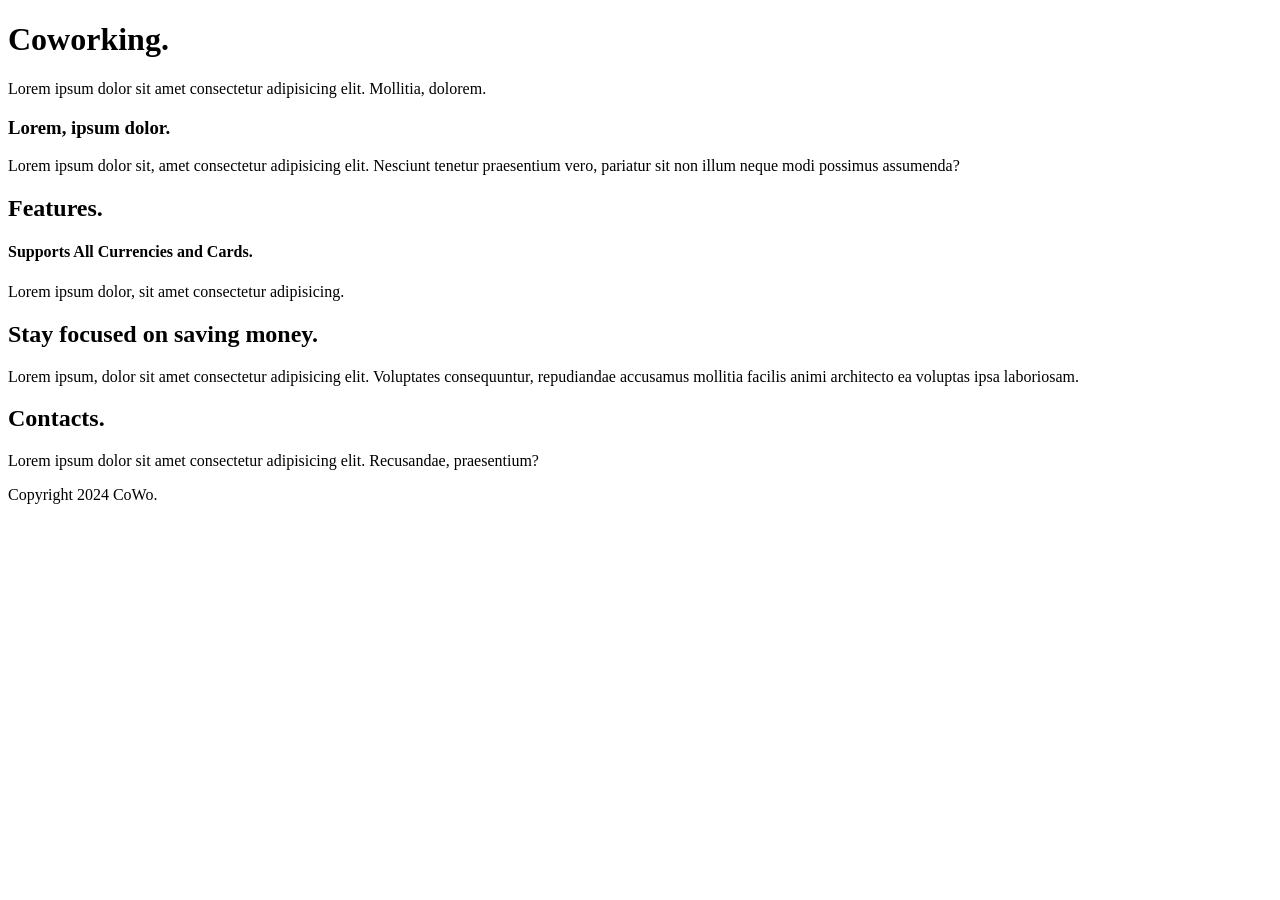
<file: landing.html>
<!DOCTYPE html>
<html lang="en">
<head>
    <meta charset="UTF-8">
    <meta name="viewport" content="width=device-width, initial-scale=1.0">
    <title>Document</title>
</head>
<body>
    <h1>Coworking.</h1>
    <p>Lorem ipsum dolor sit amet consectetur adipisicing elit. Mollitia, dolorem.</p>
    <h3>Lorem, ipsum dolor.</h3>
    <p>Lorem ipsum dolor sit, amet consectetur adipisicing elit. Nesciunt tenetur praesentium vero, pariatur sit non illum neque modi possimus assumenda?</p>
    <h2>Features.</h2>
    <h4>Supports All Currencies and Cards.</h4>
    <p>Lorem ipsum dolor, sit amet consectetur adipisicing.</p>
    <h2>Stay focused on saving money.</h2>
    <p>Lorem ipsum, dolor sit amet consectetur adipisicing elit. Voluptates consequuntur, repudiandae accusamus mollitia facilis animi architecto ea voluptas ipsa laboriosam.</p>
    <h2>Contacts.</h2>
    <p>Lorem ipsum dolor sit amet consectetur adipisicing elit. Recusandae, praesentium?</p>
    <p>Copyright 2024 CoWo.</p>
</body>
</html>
</file>
<file: stile.css>
* {
  margin: 0;
  padding: 0;
  box-sizing: border-box;
}

a {
  text-decoration: none;
}

a,
input,
button {
  font-family: "Montserrat", sans-serif;
}

body {
  font-family: "Montserrat", sans-serif;
  font-size: 16px;
  color: black;
}

.centr {
  padding-left: calc(50% - 600px);
  padding-right: calc(50% - 600px);
}

.hero-page {
  background-image: url(img/fon.jpg);
  background-repeat: no-repeat;
  background-position: center;
  background-size: cover;
  color: white;
  margin-bottom: 64px;
}

.logo {
  transition: all 1s;
}

.logo:hover {
  transform: scale(1.2);
}

.hero-page-catalog {
  background-image: url(img/fon_katalog.png);
  background-repeat: no-repeat;
  background-position: center;
  background-size: cover;
  color: white;
  margin-bottom: 64px;
  padding-bottom: 126px;
}

.header-site {
  color: white;
  height: 77px;
  display: flex;
  border-bottom: 0.5px solid rgba(225, 225, 225, 0.8);
  flex-wrap: wrap;
  justify-content: space-between;
  align-items: center;
}

.logo_top {
  width: 198;
  height: 44;
}

.header-site__input {
  border-radius: 20px;
  border: 1px solid white;
  background-color: transparent;
  font-size: 16px;
  padding: 10px 32px;
  width: 288px;
  color: white;
  outline: none;
}

.header-site__input::-moz-placeholder {
  color: white;
}

.header-site__input::placeholder {
  color: white;
}

.nav {
  font-size: 16px;
  line-height: 20px;
  display: flex;
  gap: 32px;
}

.nav__link {
  color: white;
  text-decoration: none;
  transition: all 1s;
}

.nav__link:hover {
  text-decoration: underline;
  color: #888888;
}

.nav-mobile {
  display: none;
}

.article-site {
  padding-top: 63px;
  padding-bottom: 367px;
  color: white;
  max-width: 792px;
}

.article-site-title {
  font-weight: 600;
  font-size: 64px;
  line-height: 70px;
  margin-top: 64px;
  margin-bottom: 16px;
  max-width: 760px;
}

.article-site__paragraf {
  font-size: 24px;
  line-height: 32px;
  margin-bottom: 16px;
}

.article-site-catalog {
  font-size: 16px;
  line-height: 24px;
  text-decoration: none;
  padding-top: 127px;
  padding-bottom: 126px;
  color: white;
  max-width: 792px;
  padding-top: 16px;
  padding-bottom: 0px;
  display: inline-block;
  transition: all 1s;
}

.article-site__catalog:hover {
  text-decoration: none;
  color: #888888;
}

.for-box__heading {
  font-style: SemiBold;
  font-weight: 600;
  font-size: 48px;
  leading-trim: NONE;
  line-height: 100%;
  letter-spacing: 0%;
  vertical-align: middle;
}

.for {
  margin-top: 32px;
  display: grid;
  gap: 32px;
  grid-template-columns: repeat(12, 1fr);
}

.for__item {
  height: 415px;
  grid-column: span 4;
  font-style: SemiBold;
  font-weight: 600;
  font-size: 34px;
  text-align: center;
  color: #ffffff;
  display: flex;
  justify-content: center;
  align-items: center;
}

.for__item_big {
  grid-column: span 6;
}

.for__item_1 {
  background-image: url(img/mebl_otdih.jpg);
}

.for__item_2 {
  background-image: url(img/mebl_rabota.jpg);
}

.for__item_3 {
  background-image: url(img/mebl_kuhny.jpg);
}

.for__item_4 {
  background-image: url(img/mebl_detskoy.jpg);
}

.for__item_5 {
  background-image: url(img/mebl_vanny.jpg);
}

.breadcrumbs-catalog {
  display: flex;
  justify-content: space-between;
  align-items: center;
  padding-left: calc(50% - 600px);
}

.breadcrumbs-catalog__left-box {
  height: 20;
  top: 470px;
  left: 121px;
  gap: 10px;
  angle: 0 deg;
  opacity: 1;
  width: 229;
  display: flex;
  align-items: center;
}

.breadcrumbs-catalog__link {
  font-style: Regular;
  font-size: 16px;
  line-height: 100%;
  letter-spacing: 0%;
  font-weight: 400;
  color: #000000;
  transition: all 1s;
}

.breadcrumbs-catalog__link:hover {
  color: #888888;
  text-decoration: underline;
}

.container {
  display: flex;
  justify-content: flex-end;
}

.button {
  border: 1px solid #000;
  border-radius: 20px;
  min-height: 40px;
  font: italic;
  padding: 10px 23px;
  cursor: pointer;
  background-color: #fff;
}

.filter-buttion-wrapper {
  position: relative;
  width: 100%;
  display: flex;
  justify-content: space-between;
  align-items: center;
  gap: 10px;
}

.sort-wrapper {
  display: flex;
  justify-content: flex-end;
}

.sort-select {
  border: 1px solid #c4c4c4;
  border-radius: 20px;
  min-height: 40px;
  padding: 9px 14px 11px 23px;
  font-family: "Montserrat", sans-serif;
  font-size: 16px;
  font-weight: 500;
  background-color: #fff;
  cursor: pointer;
  -webkit-appearance: none;
     -moz-appearance: none;
          appearance: none;
  background-image: url("data:image/svg+xml,%3Csvg width='18' height='9' viewBox='0 0 18 9' fill='none' xmlns='http://www.w3.org/2000/svg'%3E%3Cpath d='M9 9L0.339745 0.749998L17.6603 0.75L9 9Z' fill='black'/%3E%3C/svg%3E");
  background-repeat: no-repeat;
  background-position: right 16px center;
  outline: none;
  transition: border-color 0.2s;
}

.sort-select:hover {
  border-color: #999;
}

.sort-select:focus {
  border-color: #000;
}

.filter-button-input {
  display: none;
}

.filter-button-label {
  display: inline-block;
  border: 1px solid #c4c4c4;
  border-radius: 20px;
  min-height: 40px;
  font-weight: 500;
  padding: 9px 54px 11px 23px;
  cursor: pointer;
  background-color: #fff;
  background-image: url("data:image/svg+xml,%3Csvg width='18' height='9' viewBox='0 0 18 9' fill='none' xmlns='http://www.w3.org/2000/svg'%3E%3Cpath d='M9 9L0.339745 0.749998L17.6603 0.75L9 9Z' fill='black'/%3E%3C/svg%3E");
  background-repeat: no-repeat;
  background-position: right 20px center;
}

.filtering-form {
  position: absolute;
  top: calc(100% + 14px);
  right: calc(142% - 358px);
  display: flex;
  flex-direction: column;
  align-items: start;
  gap: 36px;
  background-color: #fff;
  box-shadow: 0px 4px 64px -12px rgba(0, 0, 0, 0.32);
  padding: 40px 40px;
  z-index: 100;
  padding: 40px;
  width: 525px;
  height: 548px;
}

.filtering-form__content-wrapper {
  display: flex;
  flex-direction: column;
  flex-wrap: wrap;
  gap: 32px 65px;
  max-height: 445px;
}

.filtering-form__fieldset {
  display: flex;
  flex-direction: column;
  gap: 14px;
  border: none;
}

.filtering-form__legend {
  font-size: 16px;
  font-weight: 500;
  margin-bottom: 16px;
}

.filtering-form__button {
  align-self: flex-end;
  max-width: 190px;
  width: 100%;
  transition: all 1s;
}

.filtering-form__button:hover {
  background: #000000;
  color: #c4c4c4;
}

.radio {
  display: flex;
  align-items: center;
  gap: 10px;
}

.radio__input {
  display: none;
}

.radio__label {
  display: flex;
  align-items: center;
  cursor: pointer;
  position: relative;
  padding-left: 30px;
  font-size: 14px;
}

.radio__label::before {
  content: "";
  width: 16px;
  height: 16px;
  border: 1px solid #888888;
  border-radius: 50%;
  position: absolute;
  left: 0;
  background-color: #fff;
}

.radio__input:checked + .radio__label::before {
  border-color: #000;
  background-image: url("data:image/svg+xml,%3Csvg xmlns='http://www.w3.org/2000/svg' viewBox='0 0 24 24' fill='black'%3E%3Cpath d='M9 16.17L4.83 12l-1.42 1.41L9 19 21 7l-1.41-1.41L9 16.17z'/%3E%3C/svg%3E");
  background-repeat: no-repeat;
  background-position: center;
  background-size: 10px;
}

.range {
  display: flex;
  flex-direction: column;
  gap: 14px;
}

.range__slider {
  position: relative;
  height: 20px;
  width: 210px;
  display: flex;
}

.range__input {
  width: 190px;
  height: 18px;
  overflow: hidden;
  outline: none;
}

.range__input--max {
  position: absolute;
}

.range__input,
.range__input::-webkit-slider-runnable-track,
.range__input::-webkit-slider-thumb {
  -webkit-appearance: none;
  background: none;
}

.range__input::-webkit-slider-runnable-track {
  width: 200px;
  height: 2px;
  background: #000;
}

.range__input:nth-child(2)::-webkit-slider-runnable-track {
  background: none;
}

.range__input::-webkit-slider-thumb {
  position: relative;
  height: 12px;
  width: 12px;
  margin-top: -5px;
  background: #000;
  border: 2px solid #000;
  border-radius: 50%;
  cursor: pointer;
  z-index: 1;
}

.range__input::-webkit-slider-thumb:active {
  cursor: grabbing;
}

.range__input:nth-child(1)::-webkit-slider-thumb {
  z-index: 2;
}

.range__label {
  font-size: 14px;
}

.range__label-from {
  margin-right: 14px;
}

.color-options {
  display: flex;
  flex-wrap: wrap;
  max-width: 220px;
  gap: 14px;
}

.color-options__checkbox {
  width: auto;
}

.checkbox {
  display: flex;
  align-items: center;
  gap: 10px;
}

.checkbox__input {
  display: none;
}

.checkbox__label {
  display: flex;
  align-items: center;
  cursor: pointer;
  position: relative;
  padding-left: 30px;
  font-size: 15px;
}

.checkbox__label-boxses {
  padding-bottom: 14px;
}

.color-options .checkbox__label {
  padding-left: 17px;
}

.checkbox__label::before {
  content: "";
  display: inline-block;
  width: 16px;
  height: 16px;
  border: 1px solid #888888;
  position: absolute;
  left: 0;
  background-color: #fff;
}

.color-options .checkbox__label::before {
  width: 15px;
  height: 15px;
}

.checkbox__input:checked + .checkbox__label::before {
  background-image: url("data:image/svg+xml,%3Csvg xmlns='http://www.w3.org/2000/svg' viewBox='0 0 24 24' fill='black'%3E%3Cpath d='M9 16.17L4.83 12l-1.42 1.41L9 19 21 7l-1.41-1.41L9 16.17z'/%3E%3C/svg%3E");
  background-repeat: no-repeat;
  background-position: center;
  background-size: 12px;
  border-color: #000;
}

.checkbox__label--white::before {
  background-color: #fff;
  border-color: #808080;
}

.checkbox__label--black::before {
  background-color: #000;
  border-color: #000;
}

.checkbox__label--gray::before {
  background-color: #737373;
  border-color: #737373;
}

.checkbox__label--red::before {
  background-color: #f00;
  border-color: #f00;
}

.checkbox__label--orange::before {
  background-color: #ffa500;
  border-color: #ffa500;
}

.checkbox__label--yellow::before {
  background-color: #ffff00;
  border-color: #ffff00;
}

.checkbox__label--green::before {
  background-color: #008000;
  border-color: #008000;
}

.checkbox__label--teal::before {
  background-color: #008080;
  border-color: #008080;
}

.checkbox__label--cyan::before {
  background-color: #00f;
  border-color: #00f;
}

.checkbox__label--blue::before {
  background-color: #009FE3;
  border-color: #009FE3;
}

.checkbox__label--purple::before {
  background-color: #800080;
  border-color: #800080;
}

.checkbox__label--violet::before {
  background-color: #8a2be2;
  border-color: #8a2be2;
}

.checkbox__label--lavender::before {
  background-color: #d89aff;
  border-color: #d89aff;
}

.checkbox__label--pink::before {
  background-color: #ff1493;
  border-color: #ff1493;
}

.product-box {
  margin-top: 64px;
  margin-bottom: 32px;
}

.product-box__icons {
  display: flex;
  justify-content: flex-end;
  gap: 12px;
  margin-bottom: 10px;
}

.product-box__icon-link {
  display: inline-flex;
  align-items: center;
  justify-content: center;
  text-decoration: none;
  opacity: 0;
  visibility: hidden;
  transition: opacity 1s ease, visibility 1s ease;
}

.product-box__article:hover .product-box__icon-link {
  opacity: 1;
  visibility: visible;
}

.product-box__article {
  position: relative;
}

.product-box__icons {
  position: absolute;
  top: 10px;
  right: 10px;
  z-index: 10;
}

.product-box__title {
  font-style: normal;
  font-weight: 600;
  font-size: 48px;
  margin-bottom: 32px;
  line-height: 59px;
}

.product-box__content {
  margin-top: 32px;
  display: flex;
  -moz-column-gap: 32px;
       column-gap: 32px;
  row-gap: 56px;
  flex-wrap: wrap;
}

.product-box__article {
  width: 378px;
  display: flex;
  flex-direction: column;
}

.product-box__img {
  width: 100%;
}

.product__img {
  margin-bottom: 10px;
  display: block;
  width: 379px;
  height: 250px;
}

.product-box__name {
  font-weight: 500;
  font-size: 24px;
  line-height: 29px;
  color: #000000;
  margin-bottom: 9px;
  margin-top: 10px;
}

.product-box__paragraf {
  color: #888888;
  margin-bottom: 12px;
  font-style: normal;
  font-weight: normal;
  font-size: 14px;
  line-height: 17px;
}

.product-box__priceses {
  display: flex;
  gap: 32px;
}

.product-box__price {
  font-weight: 500;
  font-size: 24px;
  color: #050505;
}

.product-box__price_discound {
  text-decoration-line: line-through;
  color: #888888;
}

.main-link {
  font-size: 16px;
  font-weight: 400;
  text-decoration: underline;
  margin: 31px 0 64px;
  color: black;
  display: block;
  transition: all 1s;
}

.main-link-mobile {
  display: none;
}

.footer {
  background-color: #f7f6f6;
  padding-top: 32px;
  padding-bottom: 40px;
  display: flex;
  justify-content: space-between;
  flex-wrap: wrap;
}

.footer__log {
  transition: all 1s;
}

.footer__log:hover {
  transform: scale(1.2);
}

.footer__content {
  max-width: 792px;
  width: 100%;
  display: flex;
  justify-content: space-between;
  flex-wrap: wrap;
}

.footer__info {
  display: flex;
  gap: 40px 129px;
  flex-wrap: wrap;
  width: 100%;
}

.footer__title {
  font-size: 24px;
  font-weight: 500;
  margin-bottom: 12px;
}

.footer__link {
  color: #888888;
  margin-bottom: 12px;
  display: block;
  text-decoration: none;
  display: flex;
  flex-direction: column;
  transition: all 1s;
}

.footer__link:hover {
  color: #000000;
  text-decoration: underline;
}

.footer__link-social {
  display: inline;
  text-decoration: none;
  transition: filter 1s ease;
}

.footer__link-social:hover {
  filter: brightness(0);
}

.footer__item {
  display: flex;
  flex-direction: column;
}

.footer__ico {
  display: flex;
  align-items: center;
  gap: 20px;
}

.footer__form {
  display: flex;
  flex-direction: column;
  width: 260px;
}

.footer__form-text {
  margin-bottom: 4px;
  font-size: 12px;
}

.footer__form-email {
  border: 1px solid #c4c4c4;
  border-radius: 16px;
  padding: 12px 17px;
  width: 100%;
  margin-bottom: 8px;
}

.footer__form-email::-moz-placeholder {
  color: #c4c4c4;
}

.footer__form-email::placeholder {
  color: #c4c4c4;
}

.footer__form-btn {
  border: none;
  background: rgba(222, 215, 215, 0.4117647059);
  border-radius: 20px;
  padding: 11px 56px 12px 56px;
  width: 100%;
  font-size: 12px;
  transition: all 1s;
}

.footer__form-btn:hover {
  background: #000000;
  color: #c4c4c4;
}

@keyframes moveAnim {
  0% {
    rotate: 0;
    translate: 0;
  }
  25% {
    rotate: 1.5deg;
  }
  50% {
    translate: 2.5vw;
  }
  75% {
    rotate: -1.5deg;
  }
  90% {
    translate: -2.5vw;
  }
  100% {
    rotate: 0;
    translate: 0;
  }
}
.hero-page-cart {
  height: 400px;
  background-image: url(img/fon_karzina.jpg);
  background-size: cover;
  background-position: center;
  background-repeat: no-repeat;
}

.cart {
  display: grid;
  grid-template-columns: repeat(12, 1fr);
  gap: 32px;
  margin-top: 64px;
}
.cart__content {
  grid-column: span 8;
}
.cart__headers {
  display: flex;
  justify-content: space-between;
  padding-bottom: 14px;
}
.cart__item {
  border-top: 0.5px solid #CACDD8;
  padding-top: 25px;
  padding-bottom: 32px;
  display: flex;
  justify-content: space-between;
  align-items: flex-start;
}
.cart__info {
  display: flex;
  gap: 32px;
}
.cart__details {
  width: 276px;
  display: flex;
  flex-direction: column;
  gap: 14px;
}
.cart__name {
  font-weight: 500;
  font-style: Medium;
  font-size: 24px;
  line-height: 100%;
  letter-spacing: 0%;
}
.cart__description {
  font-weight: 400;
  font-style: Regular;
  font-size: 14px;
  line-height: 100%;
  letter-spacing: 0%;
  color: rgb(136, 136, 136);
}
.cart__price {
  font-weight: 500;
  font-style: Medium;
  font-size: 16px;
  line-height: 100%;
  letter-spacing: 0%;
  vertical-align: middle;
  padding-top: 15px;
}
.cart__actions {
  font-weight: 400;
  font-style: Regular;
  font-size: 14px;
  line-height: 100%;
  letter-spacing: 0%;
  vertical-align: middle;
  text-decoration-style: solid;
  text-decoration-thickness: 0%;
  display: grid;
  grid-template-columns: 1fr 1fr;
  row-gap: 20px;
  padding-top: 15px;
}
.cart__action {
  color: rgb(0, 0, 0);
  transition: all 1s;
  text-decoration: underline;
}
.cart__action:hover {
  color: #888888;
  text-decoration: none;
}
.cart__quantity {
  width: 71px;
  height: 51px;
  opacity: 1;
  top: 523px;
  left: 837px;
  border-radius: 6px;
  text-align: center;
  background-color: rgb(247, 246, 246);
  border: none;
}
.cart__buttons {
  padding-top: 28px;
  display: flex;
  gap: 7px;
}
.cart__button {
  border-style: solid;
  border-radius: 50px;
  padding-bottom: 10px;
  padding-top: 10px;
  padding-left: 33px;
  padding-right: 33px;
  color: rgb(0, 0, 0);
  border-width: 1px;
  display: inline-block;
  transition: all 1s;
}
.cart__button:hover {
  background: #000000;
  color: #c4c4c4;
}

.main-link {
  font-size: 16px;
  font-weight: 400;
  text-decoration: underline;
  margin: 31px 0 64px;
  color: black;
  display: block;
  transition: all 1s;
}

.main-link-mobile {
  display: none;
}

.order {
  background: #f7f6f6;
  border-radius: 20px;
  height: 556px;
  grid-column: span 4;
}
.order__title {
  padding-top: 42px;
  padding-bottom: 40px;
  text-align: center;
}
.order__fields {
  display: grid;
  padding-left: 30px;
  padding-right: 30px;
  padding-bottom: 64px;
}
.order__input {
  background-color: rgb(247, 246, 246);
  color: rgb(0, 0, 0);
  margin-bottom: 40px;
  border-bottom-width: 0.5px;
  border-left-width: 0px;
  border-right-width: 0px;
  border-top-width: 0px;
}
.order__total {
  display: flex;
  justify-content: center;
  gap: 10px;
}
.order__total-label {
  font-weight: 400;
  font-style: Regular;
  font-size: 24px;
  line-height: 100%;
  letter-spacing: 0%;
  vertical-align: middle;
}
.order__total-price {
  font-weight: 500;
  font-style: Medium;
  font-size: 24px;
  line-height: 100%;
  letter-spacing: 0%;
  vertical-align: middle;
}
.order__submit {
  display: grid;
  padding-top: 18px;
  justify-content: space-around;
}
.order__button {
  border-style: solid;
  padding-left: 91px;
  padding-right: 91px;
  padding-top: 10px;
  padding-bottom: 10px;
  border-radius: 20px;
  text-align: center;
  border-width: 1px;
  color: rgb(4, 4, 4);
  transition: all 1s;
  animation: moveAnim 2s;
}
.order__button:hover {
  background: #000000;
  color: #c4c4c4;
}

@media (max-width: 767px) {
  .centr {
    padding-left: 16px;
    padding-right: 16px;
  }
  .hero-page {
    margin-bottom: 32px;
  }
  .header-site {
    border-bottom: none;
    padding-top: 49.5px;
    padding-bottom: 17.5px;
  }
  .header-site .logo__top {
    display: block;
    max-width: 99px;
    max-height: 22px;
  }
  .header-site__input {
    display: none;
  }
  .header-site .nav {
    display: none;
  }
  .header-site .nav-mobile {
    display: flex;
    align-items: center;
    gap: 32px;
  }
  .article-site-title {
    font-size: 48px;
    line-height: 59px;
    text-align: center;
    font-weight: 600;
    margin-bottom: 16px;
    margin-top: 29px;
    max-width: 340px;
  }
  .article-site-catalog {
    display: flex;
    flex-direction: column;
    align-items: center;
    font-size: 14px;
    line-height: 24px;
    padding-top: 28px;
    padding-bottom: 0px;
  }
  .article-site__paragraf {
    text-align: center;
    font-size: 16px;
    line-height: 32px;
    margin-bottom: 28px;
  }
  .breadcrumbs-catalog {
    display: flex;
    justify-content: space-between;
    flex-direction: column;
    align-items: flex-start;
  }
  .breadcrumbs-catalog__link {
    font-size: 14px;
    line-height: 100%;
  }
  .container {
    padding: 22px 0 0 0;
  }
  .filtering-form {
    position: absolute;
    top: calc(100% + 14px);
    right: -58px;
    display: flex;
    align-items: start;
    gap: 36px;
    background-color: #fff;
    box-shadow: 0px 4px 64px -12px rgba(0, 0, 0, 0.32);
    padding: 40px 40px;
    z-index: 100;
    padding: 40px;
    width: 286px;
    height: 910px;
    flex-wrap: nowrap;
    flex-direction: column;
  }
  .filtering-form__content-wrapper {
    display: flex;
    flex-direction: column;
    gap: 32px 65px;
    max-height: 445px;
    flex-wrap: nowrap;
  }
  .filter-buttion-wrapper {
    position: relative;
    width: 100%;
    display: flex;
    justify-content: space-around;
    align-items: flex-start;
    gap: 10px;
    flex-direction: column-reverse;
  }
  .filter-button-label {
    font-size: 14px;
    line-height: 100%;
  }
  .checkbox__label {
    font-size: 14px;
    line-height: 100%;
  }
  .filtering-form__button {
    position: relative;
    top: 295px;
  }
  .for-box__heading {
    font-size: 24px;
    line-height: 29px;
  }
  .for {
    grid-template-columns: repeat(4, 1fr);
    gap: 16px;
  }
  .for__item {
    grid-column: 1/-1;
    font-size: 28px;
    line-height: 34px;
  }
  .product-box {
    margin-top: 32px;
    padding: 0;
    font-size: 24px;
    line-height: 100%;
  }
  .product-box__content {
    row-gap: 32px;
    padding-left: 16px;
    padding-right: 16px;
  }
  .product-box__title {
    font-size: 24px;
    line-height: 100%;
    max-width: 342.9px;
    max-height: 58px;
    padding-left: 16px;
  }
  .product-box__article {
    width: 378px;
  }
  .product-box__name {
    font-size: 18px;
    line-height: 100%;
  }
  .product-box__paragraf {
    font-size: 14px;
    line-height: 100%;
  }
  .product-box__price {
    font-size: 18px;
    line-height: 100%;
  }
  .cart {
    display: flex;
    flex-direction: column;
    align-items: center;
    width: 100%;
    margin-top: 92px;
  }
  .cart__headers {
    display: none;
  }
  .cart__content {
    width: 100%;
    max-width: 780px;
  }
  .cart__item {
    padding-top: 18px;
    padding-bottom: 30px;
  }
  .cart__buttons {
    display: flex;
    padding-top: 8px;
    font-size: 12px;
    line-height: 100%;
    text-align: center;
  }
  .cart__button {
    padding: 11px 22px 11px 22px;
  }
  .cart__img {
    display: none;
  }
  .cart__name {
    font-size: 18px;
    line-height: 100%;
  }
  .cart__price {
    font-size: 14px;
    line-height: 100%;
  }
  .cart__actions {
    padding-top: 5px;
  }
  .order {
    width: 100%;
    max-width: 376px;
    display: flex;
    flex-direction: column;
    align-items: center;
  }
  .order__title {
    font-size: 24px;
    line-height: 100%;
  }
  .order__fields {
    display: flex;
    flex-direction: column;
    justify-content: space-between;
    width: 100%;
    height: 140px;
    margin-bottom: 40px;
  }
  .order__input {
    width: 283px;
    border: none;
    border-bottom: 1px solid #000000;
    outline: none;
    box-sizing: border-box;
  }
  .order__total {
    padding-top: 24px;
  }
  .main-link {
    font-size: 16px;
    font-weight: 400;
    text-decoration: underline;
    margin: 31px 0 64px;
    color: black;
    display: none;
    padding: 0 24px 0 24px;
  }
  .main-link-mobile {
    font-size: 16px;
    font-weight: 400;
    text-decoration: underline;
    color: black;
    display: block;
    padding-left: 16px;
    margin-top: 36px;
    margin-bottom: 36px;
  }
  .footer {
    padding-right: 39px;
  }
  .footer__log {
    display: none;
  }
  .footer__info {
    display: grid;
    grid-template-columns: repeat(2, 1fr);
    gap: 70px 100px;
  }
  .footer__title {
    margin-bottom: 0px;
  }
  .footer__link {
    margin-bottom: 0px;
    font-size: 14px;
  }
  .footer__item {
    display: flex;
    flex-direction: column;
    gap: 12px;
    font-size: 12px;
  }
  .footer__form {
    grid-column: 1/-1;
    justify-self: center;
    display: flex;
    flex-direction: column;
    align-items: center;
    text-align: center;
    gap: 12px;
    width: 100%;
    max-width: 350px;
    margin-left: 0px;
  }
  .footer__form-text {
    margin-bottom: 0;
  }
  .footer__form-email {
    width: 260px;
    margin-bottom: 0px;
  }
  .footer__form-btn {
    width: 260px;
  }
}
@media (max-width: 1024px) {
  .header-site {
    gap: 65px;
  }
  .cart {
    grid-template-columns: repeat(8, 1fr);
    padding-left: 25px;
    padding-right: 25px;
  }
  .cart__buttons {
    margin-bottom: 32px;
  }
  .order {
    grid-column: span 3;
  }
  .breadcrumbs-catalog {
    padding-left: 25px;
    padding-right: 25px;
  }
  .logo {
    padding-left: 24px;
    size: 36px;
  }
  .nav {
    padding-right: 24px;
  }
  .nav__link {
    size: 64px;
  }
  .article-site-title {
    padding-left: 24px;
    size: 64px;
  }
  .article-site__paragraf {
    size: 64px;
    padding-left: 24px;
  }
  .article-site-catalog {
    size: 16px;
    padding-left: 24px;
  }
  .filtering-form {
    right: calc(91% - 358px);
  }
  .for-box {
    padding-left: 24px;
    padding-right: 24px;
  }
  .for {
    gap: 30px;
  }
  .product-box__title {
    padding-left: 24px;
  }
  .product-box__content {
    padding-left: 24px;
    padding-right: 24px;
  }
  .product-box__article {
    width: calc(50% - 28px);
  }
  .main-link {
    padding-left: 24px;
    display: block;
  }
  .footer {
    flex-direction: column;
    align-items: center;
    padding-left: 24px;
    padding-right: 24px;
  }
  .footer__content {
    width: 100%;
  }
  .footer__log {
    display: none;
  }
  .footer__info {
    gap: 30px;
    flex-wrap: wrap;
    justify-content: space-around;
  }
  .footer__form {
    margin-left: 49px;
    grid-column: 1/-1;
    justify-self: center;
    display: flex;
    flex-direction: column;
    align-items: center;
    text-align: center;
    gap: 12px;
    width: 100%;
    max-width: 260px;
    margin-left: 0px;
  }
}
@media (max-width: 1024px) {
  .header-site {
    gap: 65px;
  }
  .cart {
    grid-template-columns: repeat(8, 1fr);
    padding-left: 25px;
    padding-right: 25px;
  }
  .cart__buttons {
    margin-bottom: 32px;
  }
  .order {
    grid-column: span 3;
  }
  .breadcrumbs-catalog {
    padding-left: 25px;
    padding-right: 25px;
  }
  .logo {
    padding-left: 24px;
    size: 36px;
  }
  .nav {
    padding-right: 24px;
  }
  .nav__link {
    size: 64px;
  }
  .article-site-title {
    padding-left: 24px;
    size: 64px;
  }
  .article-site__paragraf {
    size: 64px;
    padding-left: 24px;
  }
  .article-site-catalog {
    size: 16px;
    padding-left: 24px;
  }
  .filtering-form {
    right: calc(91% - 358px);
  }
  .for-box {
    padding-left: 24px;
    padding-right: 24px;
  }
  .for {
    gap: 30px;
  }
  .product-box__title {
    padding-left: 24px;
  }
  .product-box__content {
    padding-left: 24px;
    padding-right: 24px;
  }
  .product-box__article {
    width: calc(50% - 28px);
  }
  .main-link {
    padding-left: 24px;
    display: block;
  }
  .footer {
    flex-direction: column;
    align-items: center;
    padding-left: 24px;
    padding-right: 24px;
  }
  .footer__content {
    width: 100%;
  }
  .footer__log {
    display: none;
  }
  .footer__info {
    gap: 30px;
    flex-wrap: wrap;
    justify-content: space-around;
  }
  .footer__form {
    margin-left: 49px;
    grid-column: 1/-1;
    justify-self: center;
    display: flex;
    flex-direction: column;
    align-items: center;
    text-align: center;
    gap: 12px;
    width: 100%;
    max-width: 260px;
    margin-left: 0px;
  }
}
@media (max-width: 767px) {
  .centr {
    padding-left: 16px;
    padding-right: 16px;
  }
  .hero-page {
    margin-bottom: 32px;
  }
  .header-site {
    border-bottom: none;
    padding-top: 49.5px;
    padding-bottom: 17.5px;
  }
  .header-site .logo__top {
    display: block;
    max-width: 99px;
    max-height: 22px;
  }
  .header-site__input {
    display: none;
  }
  .header-site .nav {
    display: none;
  }
  .header-site .nav-mobile {
    display: flex;
    align-items: center;
    gap: 32px;
  }
  .article-site-title {
    font-size: 48px;
    line-height: 59px;
    text-align: center;
    font-weight: 600;
    margin-bottom: 16px;
    margin-top: 29px;
    max-width: 340px;
  }
  .article-site-catalog {
    display: flex;
    flex-direction: column;
    align-items: center;
    font-size: 14px;
    line-height: 24px;
    padding-top: 28px;
    padding-bottom: 0px;
  }
  .article-site__paragraf {
    text-align: center;
    font-size: 16px;
    line-height: 32px;
    margin-bottom: 28px;
  }
  .breadcrumbs-catalog {
    display: flex;
    justify-content: space-between;
    flex-direction: column;
    align-items: flex-start;
  }
  .breadcrumbs-catalog__link {
    font-size: 14px;
    line-height: 100%;
  }
  .container {
    padding: 22px 0 0 0;
  }
  .filtering-form {
    position: absolute;
    top: calc(100% + 14px);
    right: -58px;
    display: flex;
    align-items: start;
    gap: 36px;
    background-color: #fff;
    box-shadow: 0px 4px 64px -12px rgba(0, 0, 0, 0.32);
    padding: 40px 40px;
    z-index: 100;
    padding: 40px;
    width: 286px;
    height: 910px;
    flex-wrap: nowrap;
    flex-direction: column;
  }
  .filtering-form__content-wrapper {
    display: flex;
    flex-direction: column;
    gap: 32px 65px;
    max-height: 445px;
    flex-wrap: nowrap;
  }
  .filter-buttion-wrapper {
    position: relative;
    width: 100%;
    display: flex;
    justify-content: space-around;
    align-items: flex-start;
    gap: 10px;
    flex-direction: column-reverse;
  }
  .filter-button-label {
    font-size: 14px;
    line-height: 100%;
  }
  .checkbox__label {
    font-size: 14px;
    line-height: 100%;
  }
  .filtering-form__button {
    position: relative;
    top: 295px;
  }
  .for-box__heading {
    font-size: 24px;
    line-height: 29px;
  }
  .for {
    grid-template-columns: repeat(4, 1fr);
    gap: 16px;
  }
  .for__item {
    grid-column: 1/-1;
    font-size: 28px;
    line-height: 34px;
  }
  .product-box {
    margin-top: 32px;
    padding: 0;
    font-size: 24px;
    line-height: 100%;
  }
  .product-box__content {
    row-gap: 32px;
    padding-left: 16px;
    padding-right: 16px;
  }
  .product-box__title {
    font-size: 24px;
    line-height: 100%;
    max-width: 342.9px;
    max-height: 58px;
    padding-left: 16px;
  }
  .product-box__article {
    width: 378px;
  }
  .product-box__name {
    font-size: 18px;
    line-height: 100%;
  }
  .product-box__paragraf {
    font-size: 14px;
    line-height: 100%;
  }
  .product-box__price {
    font-size: 18px;
    line-height: 100%;
  }
  .cart {
    display: flex;
    flex-direction: column;
    align-items: center;
    width: 100%;
    margin-top: 92px;
  }
  .cart__headers {
    display: none;
  }
  .cart__content {
    width: 100%;
    max-width: 780px;
  }
  .cart__item {
    padding-top: 18px;
    padding-bottom: 30px;
  }
  .cart__buttons {
    display: flex;
    padding-top: 8px;
    font-size: 12px;
    line-height: 100%;
    text-align: center;
  }
  .cart__button {
    padding: 11px 22px 11px 22px;
  }
  .cart__img {
    display: none;
  }
  .cart__name {
    font-size: 18px;
    line-height: 100%;
  }
  .cart__price {
    font-size: 14px;
    line-height: 100%;
  }
  .cart__actions {
    padding-top: 5px;
  }
  .order {
    width: 100%;
    max-width: 376px;
    display: flex;
    flex-direction: column;
    align-items: center;
  }
  .order__title {
    font-size: 24px;
    line-height: 100%;
  }
  .order__fields {
    display: flex;
    flex-direction: column;
    justify-content: space-between;
    width: 100%;
    height: 140px;
    margin-bottom: 40px;
  }
  .order__input {
    width: 283px;
    border: none;
    border-bottom: 1px solid #000000;
    outline: none;
    box-sizing: border-box;
  }
  .order__total {
    padding-top: 24px;
  }
  .main-link {
    font-size: 16px;
    font-weight: 400;
    text-decoration: underline;
    margin: 31px 0 64px;
    color: black;
    display: none;
    padding: 0 24px 0 24px;
  }
  .main-link-mobile {
    font-size: 16px;
    font-weight: 400;
    text-decoration: underline;
    color: black;
    display: block;
    padding-left: 16px;
    margin-top: 36px;
    margin-bottom: 36px;
  }
  .footer {
    padding-right: 39px;
  }
  .footer__log {
    display: none;
  }
  .footer__info {
    display: grid;
    grid-template-columns: repeat(2, 1fr);
    gap: 70px 100px;
  }
  .footer__title {
    margin-bottom: 0px;
  }
  .footer__link {
    margin-bottom: 0px;
    font-size: 14px;
  }
  .footer__item {
    display: flex;
    flex-direction: column;
    gap: 12px;
    font-size: 12px;
  }
  .footer__form {
    grid-column: 1/-1;
    justify-self: center;
    display: flex;
    flex-direction: column;
    align-items: center;
    text-align: center;
    gap: 12px;
    width: 100%;
    max-width: 350px;
    margin-left: 0px;
  }
  .footer__form-text {
    margin-bottom: 0;
  }
  .footer__form-email {
    width: 260px;
    margin-bottom: 0px;
  }
  .footer__form-btn {
    width: 260px;
  }
}/*# sourceMappingURL=stile.css.map */
</file>
